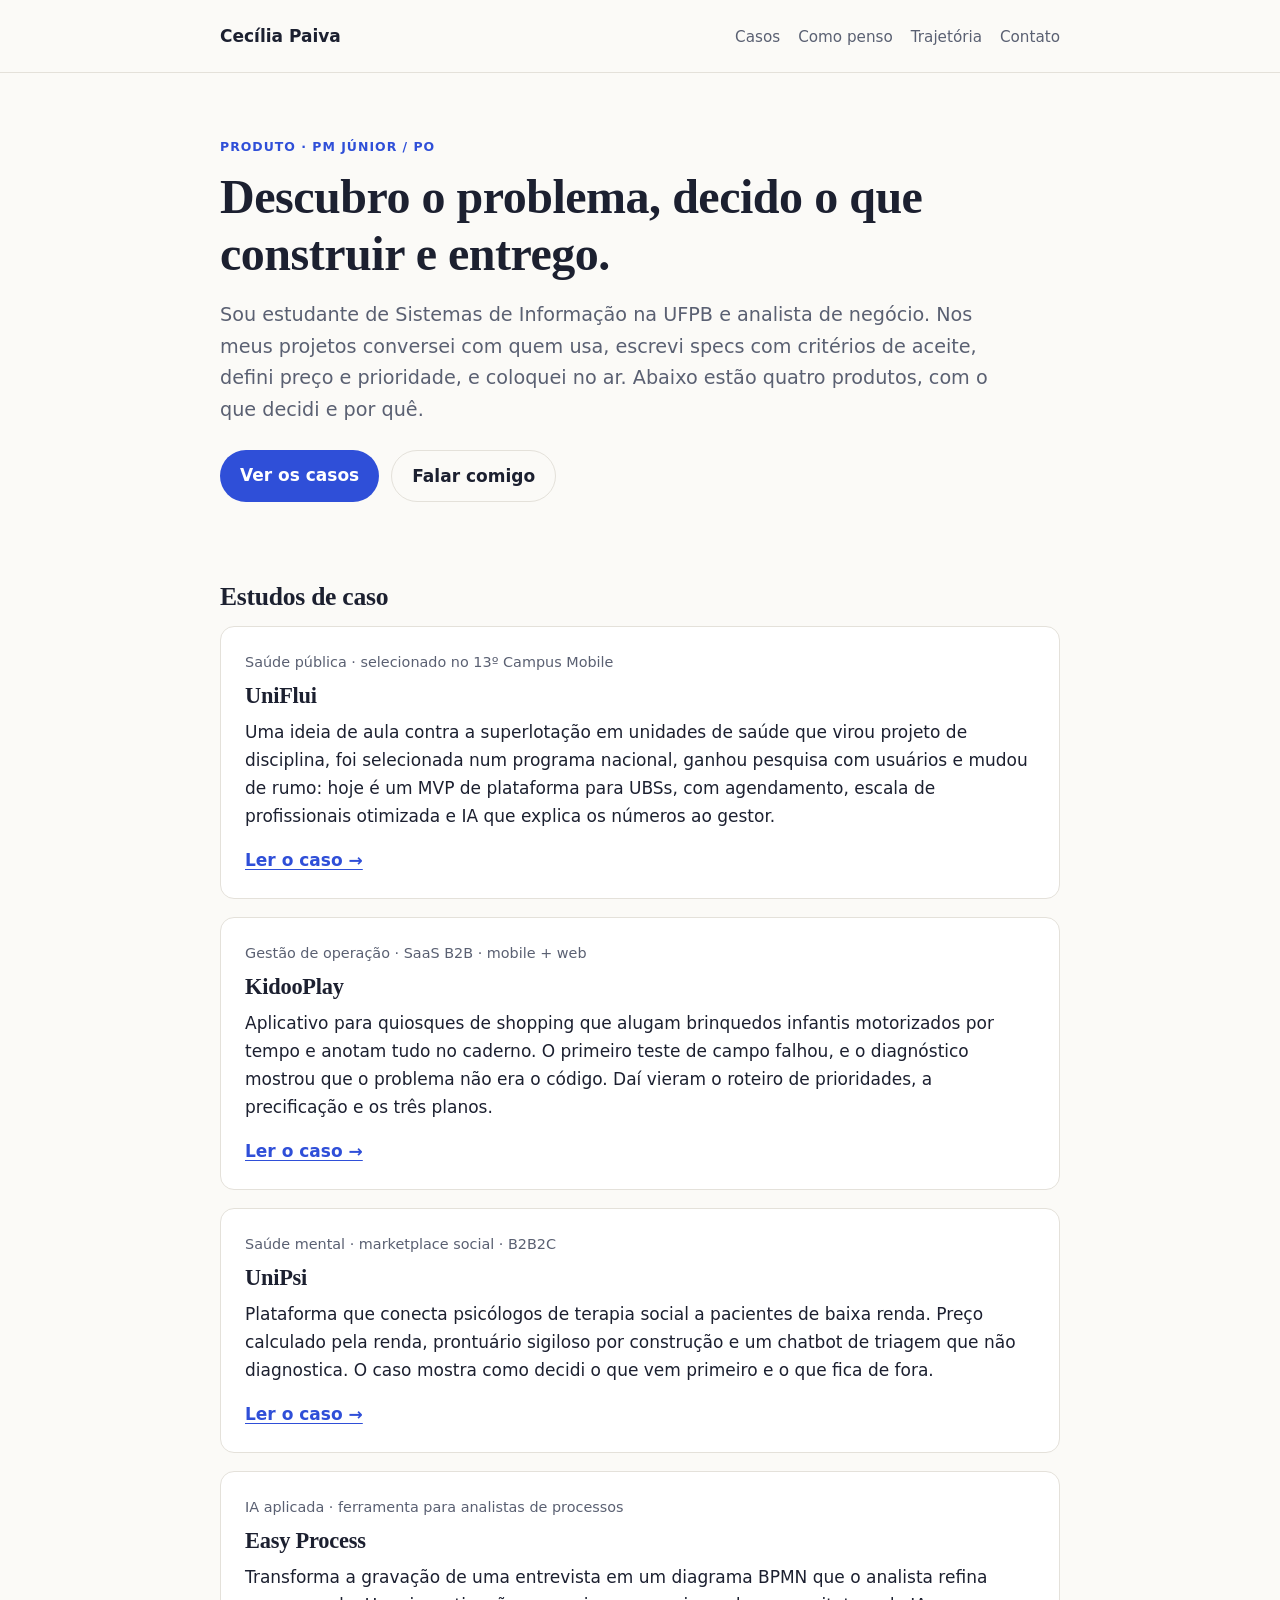
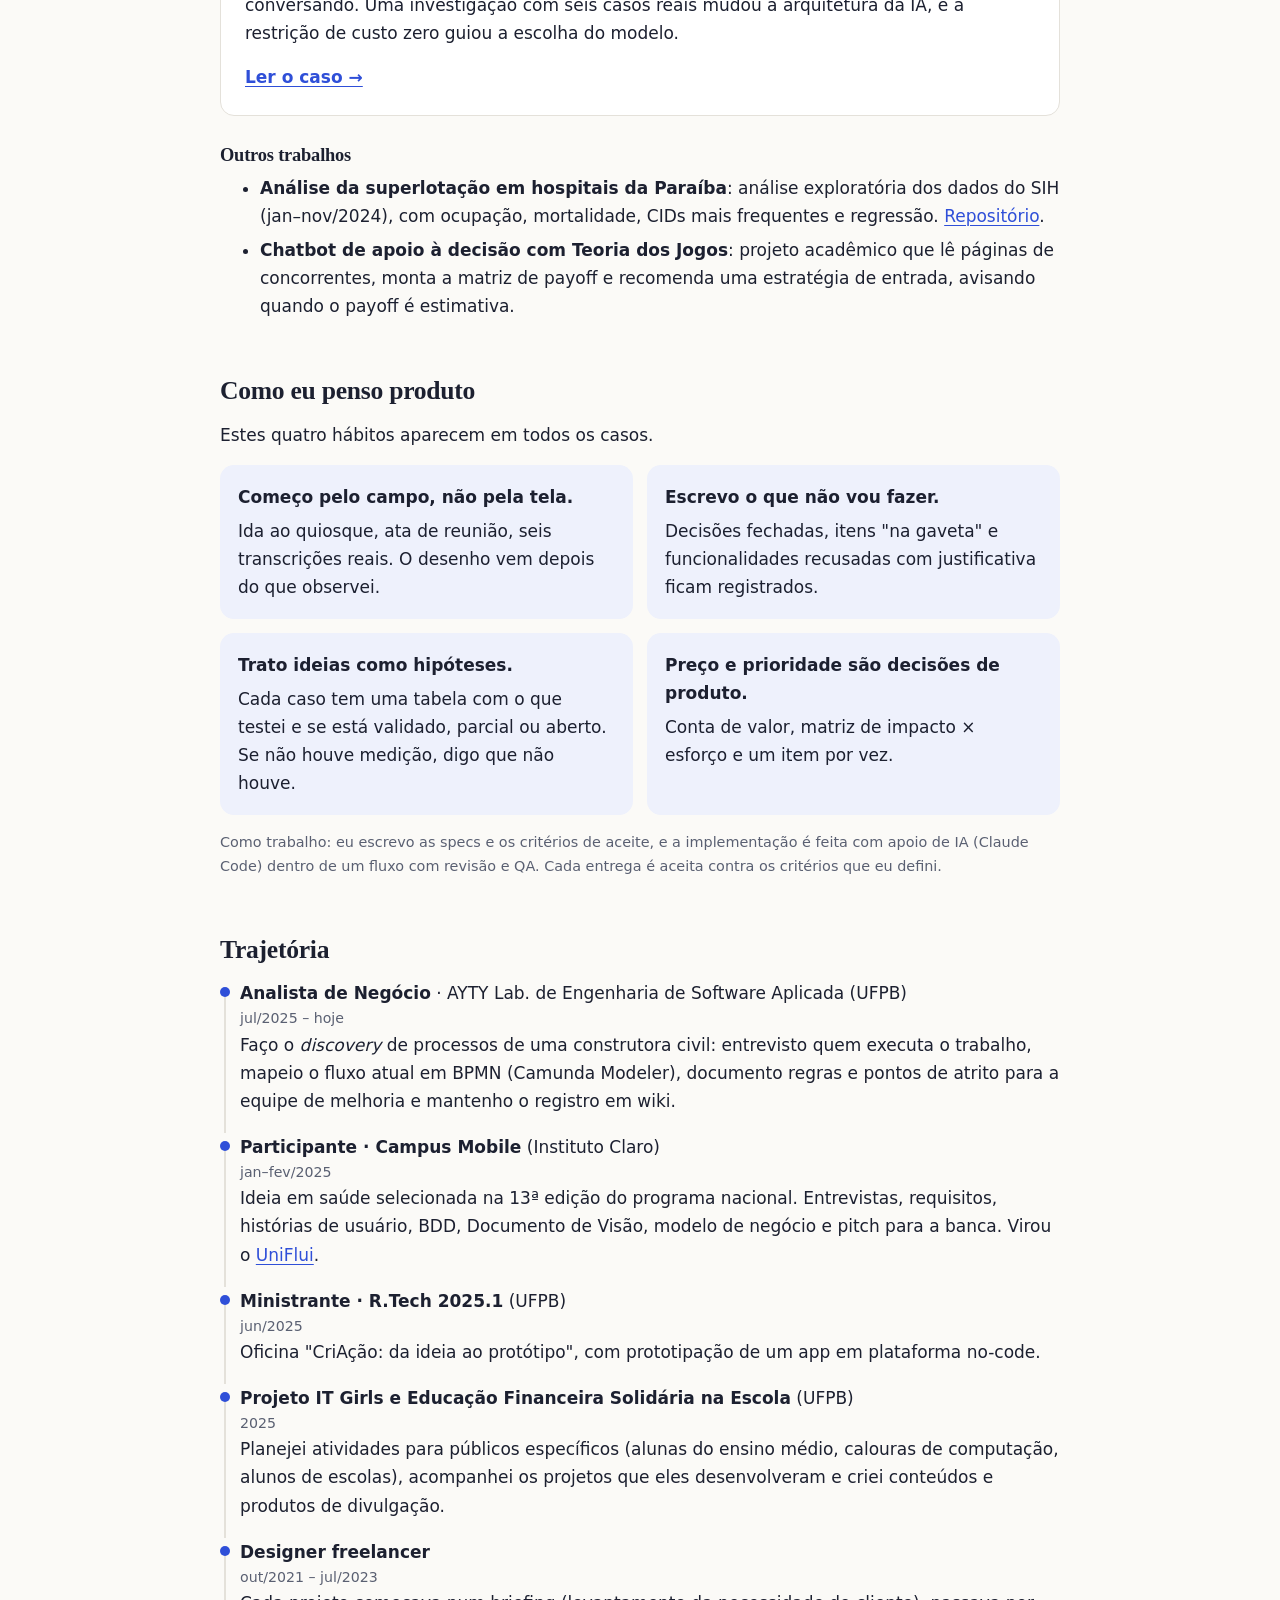
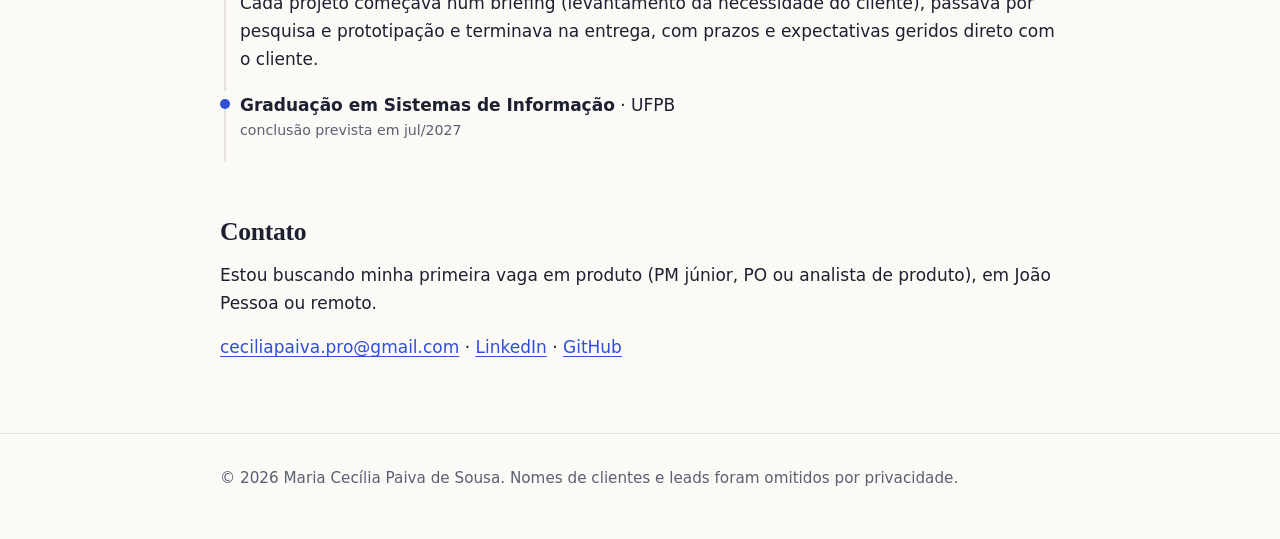
<file: index.html>
<!doctype html>
<html lang="pt-BR">
<head>
<meta charset="utf-8">
<meta name="viewport" content="width=device-width, initial-scale=1">
<title>Cecília Paiva · Produto</title>
<meta name="description" content="Portfólio de produto de Cecília Paiva: quatro produtos construídos do problema ao deploy, com decisões, validação e aprendizados.">
<meta property="og:title" content="Cecília Paiva · Produto">
<meta property="og:description" content="Descubro o problema, decido o que construir e entrego. Quatro estudos de caso.">
<meta property="og:type" content="website">
<link rel="stylesheet" href="style.css">
</head>
<body>
<header class="top"><div class="wrap">
  <a class="brand" href="./">Cecília Paiva</a>
  <nav aria-label="Principal">
    <a href="#casos">Casos</a><a href="#como-penso">Como penso</a><a href="#trajetoria">Trajetória</a><a href="#contato">Contato</a>
  </nav>
</div></header>

<main class="wrap">
<section class="hero">
  <p class="eyebrow">Produto · PM júnior / PO</p>
  <h1>Descubro o problema, decido o que construir e entrego.</h1>
  <p class="lead">Sou estudante de Sistemas de Informação na UFPB e analista de negócio. Nos meus projetos conversei com quem usa, escrevi specs com critérios de aceite, defini preço e prioridade, e coloquei no ar. Abaixo estão quatro produtos, com o que decidi e por quê.</p>
  <div class="cta">
    <a class="btn" href="#casos">Ver os casos</a>
    <a class="btn ghost" href="mailto:ceciliapaiva.pro@gmail.com">Falar comigo</a>
  </div>
</section>

<section id="casos" aria-labelledby="h-casos">
  <h2 id="h-casos">Estudos de caso</h2>
  <div class="cards">
    <article class="card">
      <p class="tag">Saúde pública · selecionado no 13º Campus Mobile</p>
      <h3>UniFlui</h3>
      <p>Uma ideia de aula contra a superlotação em unidades de saúde que virou projeto de disciplina, foi selecionada num programa nacional, ganhou pesquisa com usuários e mudou de rumo: hoje é um MVP de plataforma para UBSs, com agendamento, escala de profissionais otimizada e IA que explica os números ao gestor.</p>
      <a class="more" href="uniflui.html">Ler o caso →</a>
    </article>
    <article class="card">
      <p class="tag">Gestão de operação · SaaS B2B · mobile + web</p>
      <h3>KidooPlay</h3>
      <p>Aplicativo para quiosques de shopping que alugam brinquedos infantis motorizados por tempo e anotam tudo no caderno. O primeiro teste de campo falhou, e o diagnóstico mostrou que o problema não era o código. Daí vieram o roteiro de prioridades, a precificação e os três planos.</p>
      <a class="more" href="kidooplay.html">Ler o caso →</a>
    </article>
    <article class="card">
      <p class="tag">Saúde mental · marketplace social · B2B2C</p>
      <h3>UniPsi</h3>
      <p>Plataforma que conecta psicólogos de terapia social a pacientes de baixa renda. Preço calculado pela renda, prontuário sigiloso por construção e um chatbot de triagem que não diagnostica. O caso mostra como decidi o que vem primeiro e o que fica de fora.</p>
      <a class="more" href="unipsi.html">Ler o caso →</a>
    </article>
    <article class="card">
      <p class="tag">IA aplicada · ferramenta para analistas de processos</p>
      <h3>Easy Process</h3>
      <p>Transforma a gravação de uma entrevista em um diagrama BPMN que o analista refina conversando. Uma investigação com seis casos reais mudou a arquitetura da IA, e a restrição de custo zero guiou a escolha do modelo.</p>
      <a class="more" href="easy-process.html">Ler o caso →</a>
    </article>
  </div>

  <h3>Outros trabalhos</h3>
  <ul>
    <li><strong>Análise da superlotação em hospitais da Paraíba</strong>: análise exploratória dos dados do SIH (jan–nov/2024), com ocupação, mortalidade, CIDs mais frequentes e regressão. <a href="https://github.com/ceciliapaiva/analise-superlotacao-hospitais-pb" rel="noopener">Repositório</a>.</li>
    <li><strong>Chatbot de apoio à decisão com Teoria dos Jogos</strong>: projeto acadêmico que lê páginas de concorrentes, monta a matriz de payoff e recomenda uma estratégia de entrada, avisando quando o payoff é estimativa.</li>
  </ul>
</section>

<section id="como-penso" aria-labelledby="h-penso">
  <h2 id="h-penso">Como eu penso produto</h2>
  <p>Estes quatro hábitos aparecem em todos os casos.</p>
  <div class="principles">
    <div><strong>Começo pelo campo, não pela tela.</strong>Ida ao quiosque, ata de reunião, seis transcrições reais. O desenho vem depois do que observei.</div>
    <div><strong>Escrevo o que não vou fazer.</strong>Decisões fechadas, itens "na gaveta" e funcionalidades recusadas com justificativa ficam registrados.</div>
    <div><strong>Trato ideias como hipóteses.</strong>Cada caso tem uma tabela com o que testei e se está validado, parcial ou aberto. Se não houve medição, digo que não houve.</div>
    <div><strong>Preço e prioridade são decisões de produto.</strong>Conta de valor, matriz de impacto × esforço e um item por vez.</div>
  </div>
  <p class="note" style="margin-top:16px">Como trabalho: eu escrevo as specs e os critérios de aceite, e a implementação é feita com apoio de IA (Claude Code) dentro de um fluxo com revisão e QA. Cada entrega é aceita contra os critérios que eu defini.</p>
</section>

<section id="trajetoria" aria-labelledby="h-traj">
  <h2 id="h-traj">Trajetória</h2>
  <ul class="timeline">
    <li><strong>Analista de Negócio</strong> · AYTY Lab. de Engenharia de Software Aplicada (UFPB) <small>jul/2025 – hoje</small>
      Faço o <em>discovery</em> de processos de uma construtora civil: entrevisto quem executa o trabalho, mapeio o fluxo atual em BPMN (Camunda Modeler), documento regras e pontos de atrito para a equipe de melhoria e mantenho o registro em wiki.</li>
    <li><strong>Participante · Campus Mobile</strong> (Instituto Claro) <small>jan–fev/2025</small>
      Ideia em saúde selecionada na 13ª edição do programa nacional. Entrevistas, requisitos, histórias de usuário, BDD, Documento de Visão, modelo de negócio e pitch para a banca. Virou o <a href="uniflui.html">UniFlui</a>.</li>
    <li><strong>Ministrante · R.Tech 2025.1</strong> (UFPB) <small>jun/2025</small>
      Oficina "CriAção: da ideia ao protótipo", com prototipação de um app em plataforma no-code.</li>
    <li><strong>Projeto IT Girls e Educação Financeira Solidária na Escola</strong> (UFPB) <small>2025</small>
      Planejei atividades para públicos específicos (alunas do ensino médio, calouras de computação, alunos de escolas), acompanhei os projetos que eles desenvolveram e criei conteúdos e produtos de divulgação.</li>
    <li><strong>Designer freelancer</strong> <small>out/2021 – jul/2023</small>
      Cada projeto começava num briefing (levantamento da necessidade do cliente), passava por pesquisa e prototipação e terminava na entrega, com prazos e expectativas geridos direto com o cliente.</li>
    <li><strong>Graduação em Sistemas de Informação</strong> · UFPB <small>conclusão prevista em jul/2027</small></li>
  </ul>
</section>

<section id="contato" aria-labelledby="h-contato">
  <h2 id="h-contato">Contato</h2>
  <p>Estou buscando minha primeira vaga em produto (PM júnior, PO ou analista de produto), em João Pessoa ou remoto.</p>
  <p>
    <a href="mailto:ceciliapaiva.pro@gmail.com">ceciliapaiva.pro@gmail.com</a> ·
    <a href="https://www.linkedin.com/in/ceciliapaiva/" rel="noopener">LinkedIn</a> ·
    <a href="https://github.com/CeciliaaPaiva" rel="noopener">GitHub</a>
  </p>
</section>
</main>

<footer><div class="wrap">© 2026 Maria Cecília Paiva de Sousa. Nomes de clientes e leads foram omitidos por privacidade.</div></footer>
</body>
</html>
</file>
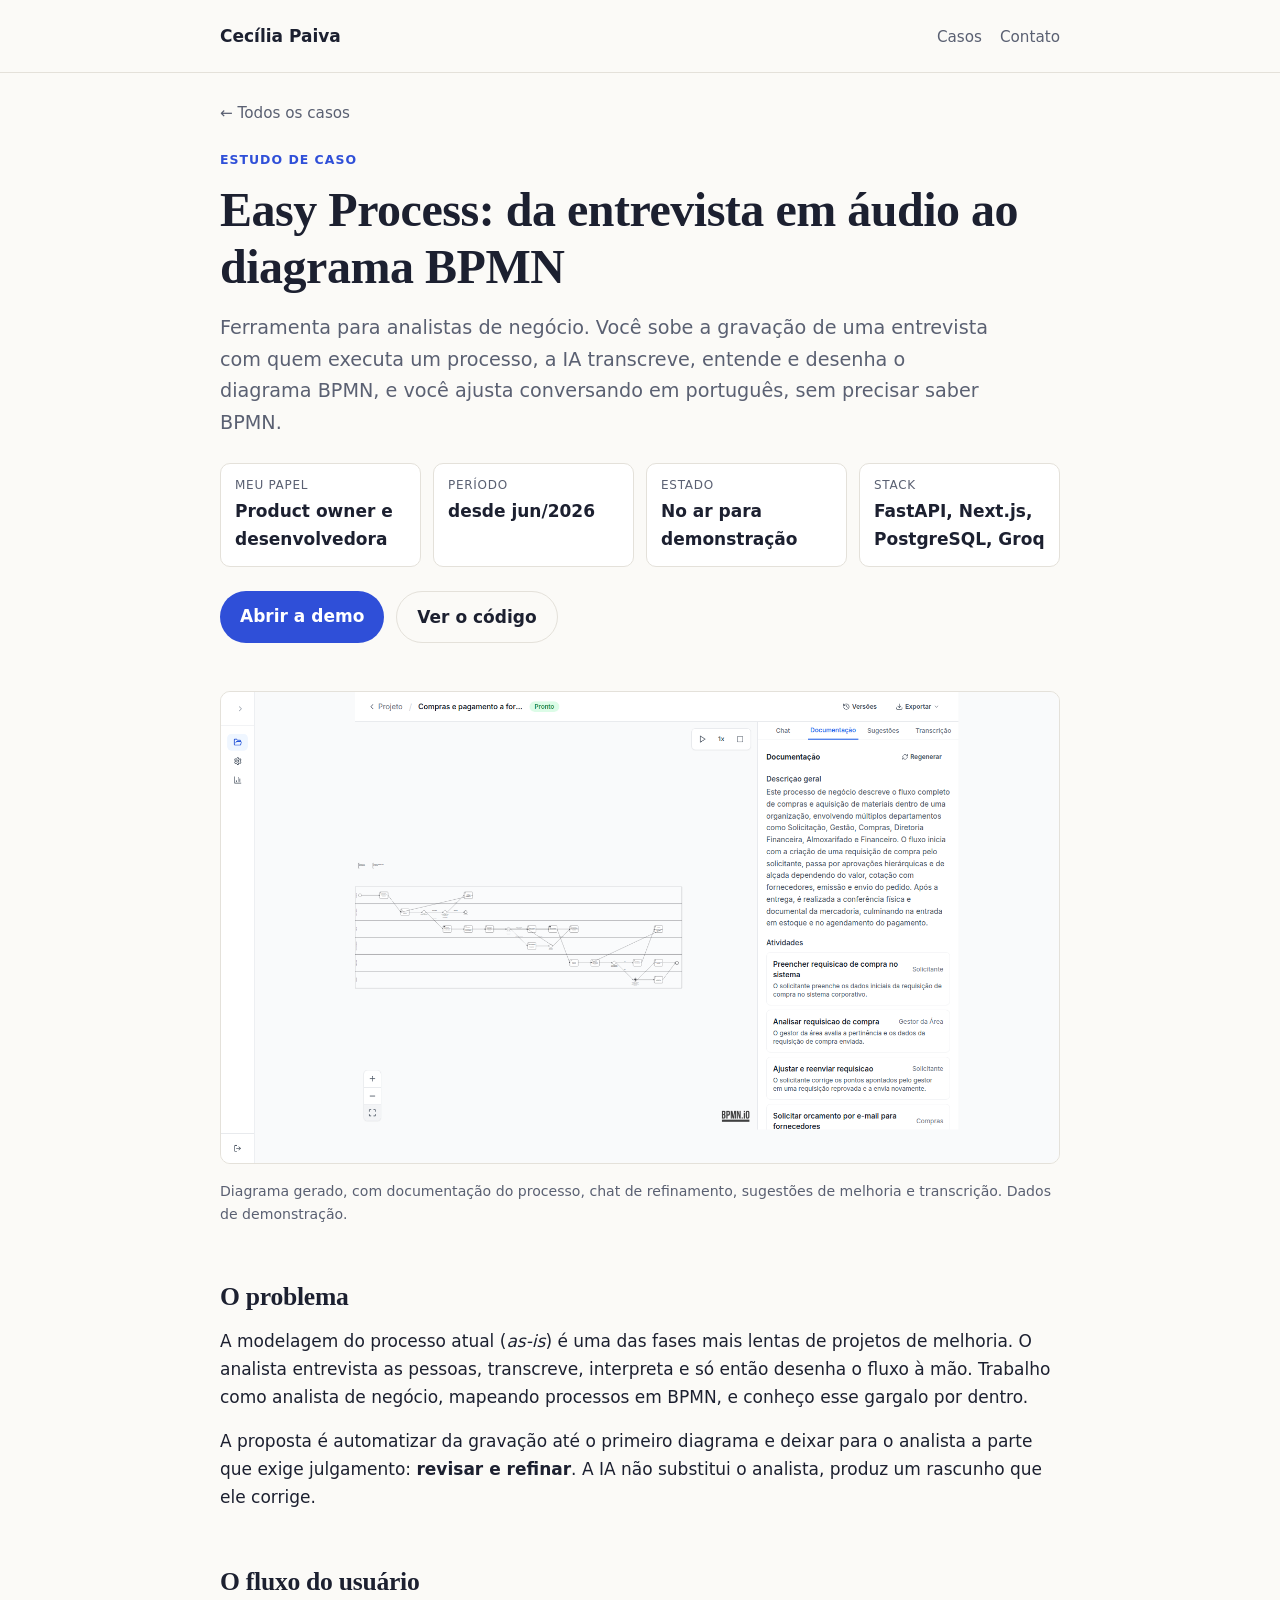
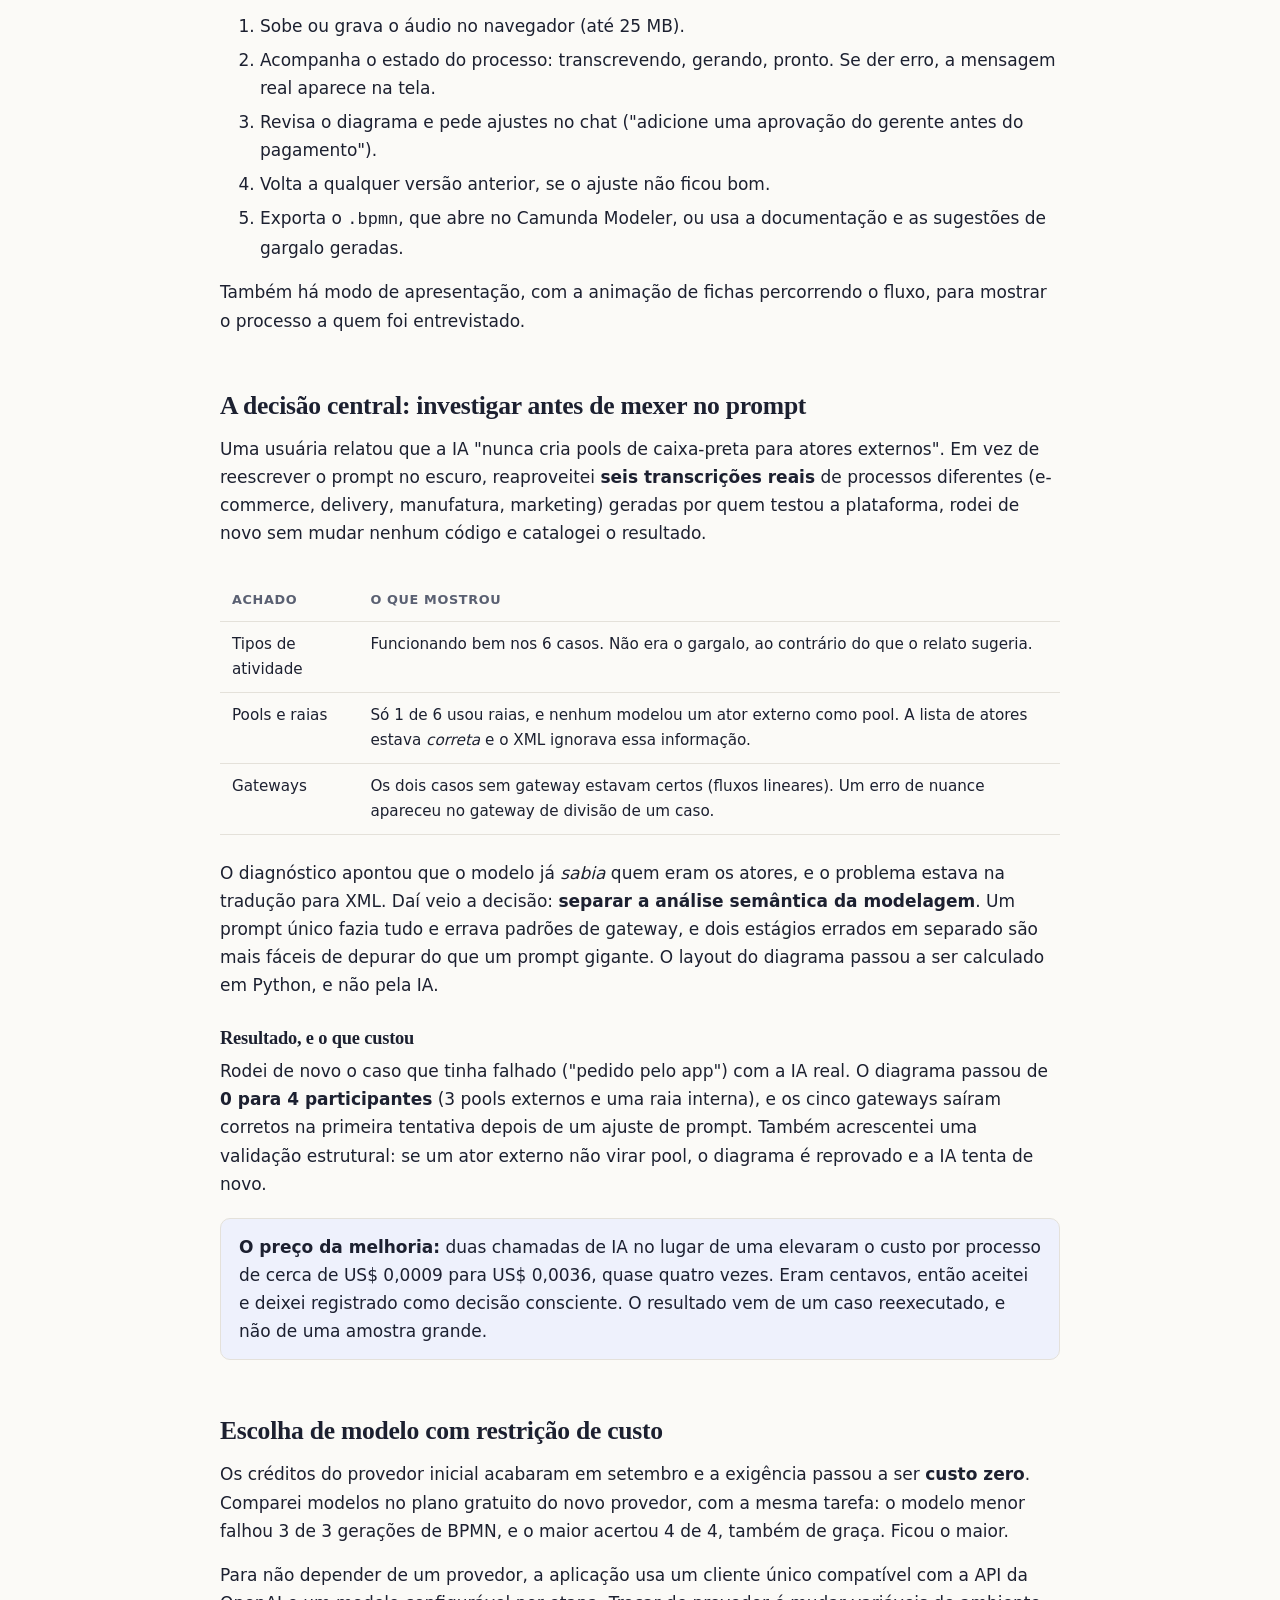
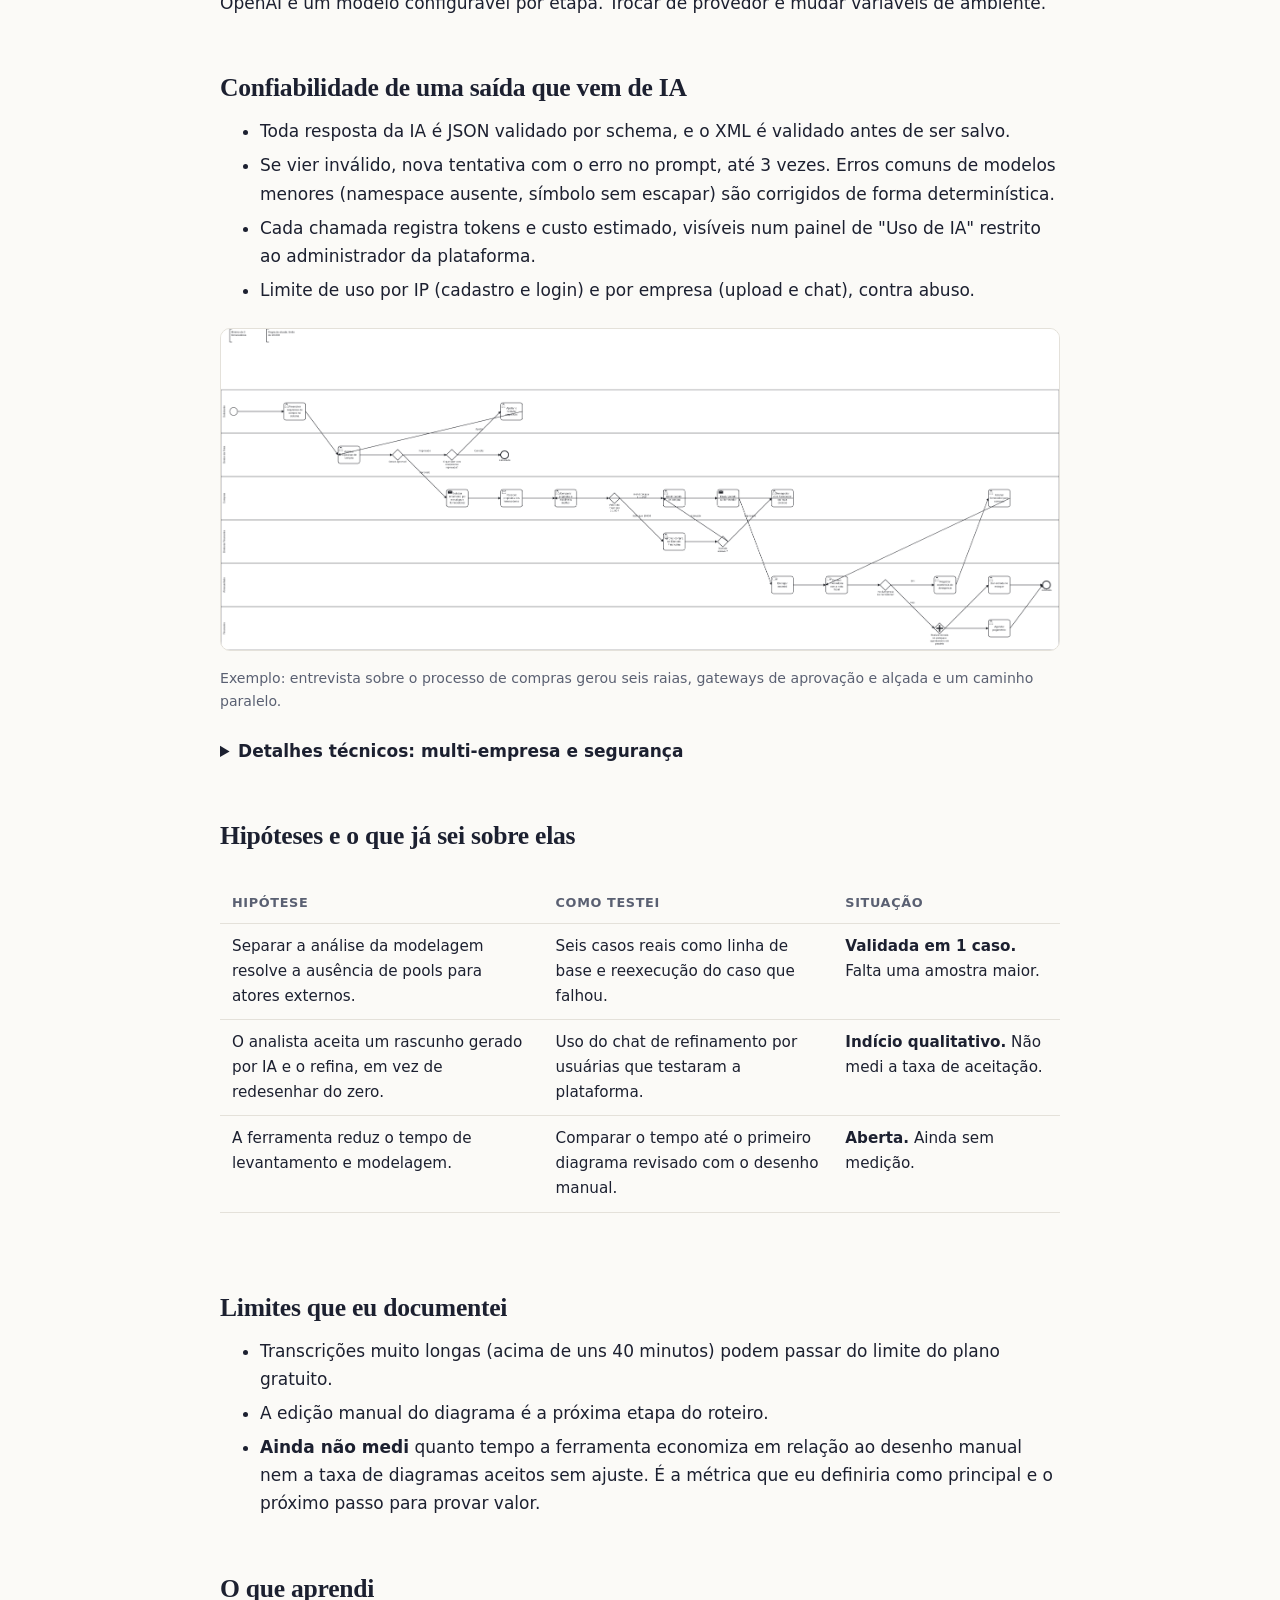
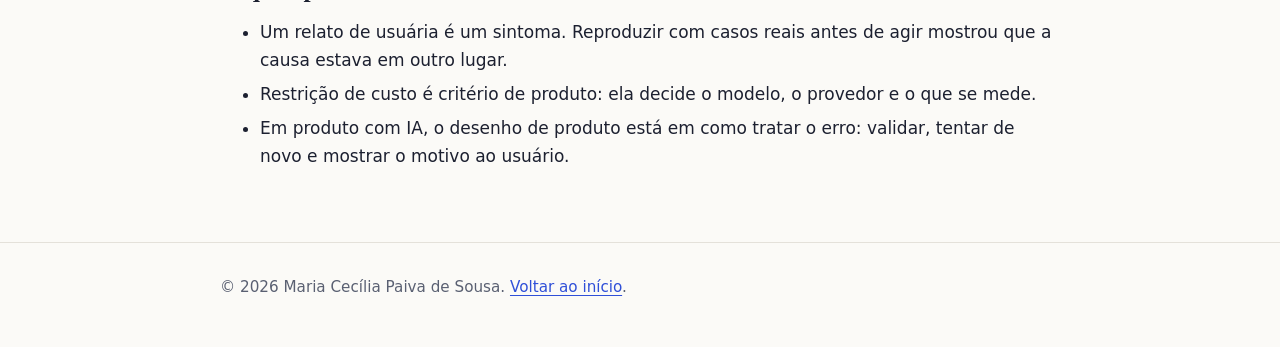
<file: easy-process.html>
<!doctype html>
<html lang="pt-BR">
<head>
<meta charset="utf-8">
<meta name="viewport" content="width=device-width, initial-scale=1">
<title>Easy Process · Cecília Paiva</title>
<meta name="description" content="Estudo de caso: plataforma que transforma entrevistas em áudio em diagramas BPMN com IA. Investigação com casos reais, escolha de modelo com restrição de custo e confiabilidade.">
<link rel="stylesheet" href="style.css">
</head>
<body>
<header class="top"><div class="wrap">
  <a class="brand" href="./">Cecília Paiva</a>
  <nav aria-label="Principal"><a href="./#casos">Casos</a><a href="./#contato">Contato</a></nav>
</div></header>

<main class="wrap">
<a class="back" href="./">← Todos os casos</a>
<section class="hero" style="padding-top:24px">
  <p class="eyebrow">Estudo de caso</p>
  <h1>Easy Process: da entrevista em áudio ao diagrama BPMN</h1>
  <p class="lead">Ferramenta para analistas de negócio. Você sobe a gravação de uma entrevista com quem executa um processo, a IA transcreve, entende e desenha o diagrama BPMN, e você ajusta conversando em português, sem precisar saber BPMN.</p>
  <dl class="meta">
    <div><dt>Meu papel</dt><dd>Product owner e desenvolvedora</dd></div>
    <div><dt>Período</dt><dd>desde jun/2026</dd></div>
    <div><dt>Estado</dt><dd>No ar para demonstração</dd></div>
    <div><dt>Stack</dt><dd>FastAPI, Next.js, PostgreSQL, Groq</dd></div>
  </dl>
  <div class="cta">
    <a class="btn" href="https://easyprocess.ceciliap.com" rel="noopener">Abrir a demo</a>
    <a class="btn ghost" href="https://github.com/CeciliaaPaiva/easy-process" rel="noopener">Ver o código</a>
  </div>
</section>

<figure>
  <img src="img/app.png" alt="Tela do processo com o diagrama BPMN gerado e a documentação do processo ao lado" loading="lazy">
  <figcaption>Diagrama gerado, com documentação do processo, chat de refinamento, sugestões de melhoria e transcrição. Dados de demonstração.</figcaption>
</figure>

<h2>O problema</h2>
<p>A modelagem do processo atual (<em>as-is</em>) é uma das fases mais lentas de projetos de melhoria. O analista entrevista as pessoas, transcreve, interpreta e só então desenha o fluxo à mão. Trabalho como analista de negócio, mapeando processos em BPMN, e conheço esse gargalo por dentro.</p>
<p>A proposta é automatizar da gravação até o primeiro diagrama e deixar para o analista a parte que exige julgamento: <strong>revisar e refinar</strong>. A IA não substitui o analista, produz um rascunho que ele corrige.</p>

<h2>O fluxo do usuário</h2>
<ol>
  <li>Sobe ou grava o áudio no navegador (até 25 MB).</li>
  <li>Acompanha o estado do processo: transcrevendo, gerando, pronto. Se der erro, a mensagem real aparece na tela.</li>
  <li>Revisa o diagrama e pede ajustes no chat ("adicione uma aprovação do gerente antes do pagamento").</li>
  <li>Volta a qualquer versão anterior, se o ajuste não ficou bom.</li>
  <li>Exporta o <code>.bpmn</code>, que abre no Camunda Modeler, ou usa a documentação e as sugestões de gargalo geradas.</li>
</ol>
<p>Também há modo de apresentação, com a animação de fichas percorrendo o fluxo, para mostrar o processo a quem foi entrevistado.</p>

<h2>A decisão central: investigar antes de mexer no prompt</h2>
<p>Uma usuária relatou que a IA "nunca cria pools de caixa-preta para atores externos". Em vez de reescrever o prompt no escuro, reaproveitei <strong>seis transcrições reais</strong> de processos diferentes (e-commerce, delivery, manufatura, marketing) geradas por quem testou a plataforma, rodei de novo sem mudar nenhum código e catalogei o resultado.</p>
<div class="tablewrap"><table>
  <thead><tr><th>Achado</th><th>O que mostrou</th></tr></thead>
  <tbody>
    <tr><td>Tipos de atividade</td><td>Funcionando bem nos 6 casos. Não era o gargalo, ao contrário do que o relato sugeria.</td></tr>
    <tr><td>Pools e raias</td><td>Só 1 de 6 usou raias, e nenhum modelou um ator externo como pool. A lista de atores estava <em>correta</em> e o XML ignorava essa informação.</td></tr>
    <tr><td>Gateways</td><td>Os dois casos sem gateway estavam certos (fluxos lineares). Um erro de nuance apareceu no gateway de divisão de um caso.</td></tr>
  </tbody>
</table></div>
<p>O diagnóstico apontou que o modelo já <em>sabia</em> quem eram os atores, e o problema estava na tradução para XML. Daí veio a decisão: <strong>separar a análise semântica da modelagem</strong>. Um prompt único fazia tudo e errava padrões de gateway, e dois estágios errados em separado são mais fáceis de depurar do que um prompt gigante. O layout do diagrama passou a ser calculado em Python, e não pela IA.</p>

<h3>Resultado, e o que custou</h3>
<p>Rodei de novo o caso que tinha falhado ("pedido pelo app") com a IA real. O diagrama passou de <strong>0 para 4 participantes</strong> (3 pools externos e uma raia interna), e os cinco gateways saíram corretos na primeira tentativa depois de um ajuste de prompt. Também acrescentei uma validação estrutural: se um ator externo não virar pool, o diagrama é reprovado e a IA tenta de novo.</p>
<div class="callout"><p><strong>O preço da melhoria:</strong> duas chamadas de IA no lugar de uma elevaram o custo por processo de cerca de US$ 0,0009 para US$ 0,0036, quase quatro vezes. Eram centavos, então aceitei e deixei registrado como decisão consciente. O resultado vem de um caso reexecutado, e não de uma amostra grande.</p></div>

<h2>Escolha de modelo com restrição de custo</h2>
<p>Os créditos do provedor inicial acabaram em setembro e a exigência passou a ser <strong>custo zero</strong>. Comparei modelos no plano gratuito do novo provedor, com a mesma tarefa: o modelo menor falhou 3 de 3 gerações de BPMN, e o maior acertou 4 de 4, também de graça. Ficou o maior.</p>
<p>Para não depender de um provedor, a aplicação usa um cliente único compatível com a API da OpenAI e um modelo configurável por etapa. Trocar de provedor é mudar variáveis de ambiente.</p>

<h2>Confiabilidade de uma saída que vem de IA</h2>
<ul>
  <li>Toda resposta da IA é JSON validado por schema, e o XML é validado antes de ser salvo.</li>
  <li>Se vier inválido, nova tentativa com o erro no prompt, até 3 vezes. Erros comuns de modelos menores (namespace ausente, símbolo sem escapar) são corrigidos de forma determinística.</li>
  <li>Cada chamada registra tokens e custo estimado, visíveis num painel de "Uso de IA" restrito ao administrador da plataforma.</li>
  <li>Limite de uso por IP (cadastro e login) e por empresa (upload e chat), contra abuso.</li>
</ul>

<figure>
  <img src="img/diagrama.png" alt="Diagrama BPMN de compras com seis raias, gateways de aprovação e alçada e caminho paralelo" loading="lazy">
  <figcaption>Exemplo: entrevista sobre o processo de compras gerou seis raias, gateways de aprovação e alçada e um caminho paralelo.</figcaption>
</figure>

<details>
  <summary><strong>Detalhes técnicos: multi-empresa e segurança</strong></summary>
  <p>Cada empresa vê só os próprios dados. O isolamento tem uma suíte de testes própria, que confere que uma empresa nunca enxerga os dados de outra. A aplicação não sobe sem um segredo de autenticação forte, e o upload valida o conteúdo real do arquivo, não só a extensão. Mais de 200 testes automatizados rodam a cada alteração, com a IA sempre simulada para não gastar cota.</p>
</details>

<h2>Hipóteses e o que já sei sobre elas</h2>
<div class="tablewrap"><table>
  <thead><tr><th>Hipótese</th><th>Como testei</th><th>Situação</th></tr></thead>
  <tbody>
    <tr><td>Separar a análise da modelagem resolve a ausência de pools para atores externos.</td><td>Seis casos reais como linha de base e reexecução do caso que falhou.</td><td><strong>Validada em 1 caso.</strong> Falta uma amostra maior.</td></tr>
    <tr><td>O analista aceita um rascunho gerado por IA e o refina, em vez de redesenhar do zero.</td><td>Uso do chat de refinamento por usuárias que testaram a plataforma.</td><td><strong>Indício qualitativo.</strong> Não medi a taxa de aceitação.</td></tr>
    <tr><td>A ferramenta reduz o tempo de levantamento e modelagem.</td><td>Comparar o tempo até o primeiro diagrama revisado com o desenho manual.</td><td><strong>Aberta.</strong> Ainda sem medição.</td></tr>
  </tbody>
</table></div>

<h2>Limites que eu documentei</h2>
<ul>
  <li>Transcrições muito longas (acima de uns 40 minutos) podem passar do limite do plano gratuito.</li>
  <li>A edição manual do diagrama é a próxima etapa do roteiro.</li>
  <li><strong>Ainda não medi</strong> quanto tempo a ferramenta economiza em relação ao desenho manual nem a taxa de diagramas aceitos sem ajuste. É a métrica que eu definiria como principal e o próximo passo para provar valor.</li>
</ul>

<h2>O que aprendi</h2>
<ul>
  <li>Um relato de usuária é um sintoma. Reproduzir com casos reais antes de agir mostrou que a causa estava em outro lugar.</li>
  <li>Restrição de custo é critério de produto: ela decide o modelo, o provedor e o que se mede.</li>
  <li>Em produto com IA, o desenho de produto está em como tratar o erro: validar, tentar de novo e mostrar o motivo ao usuário.</li>
</ul>
</main>

<footer><div class="wrap">© 2026 Maria Cecília Paiva de Sousa. <a href="./">Voltar ao início</a>.</div></footer>
</body>
</html>
</file>
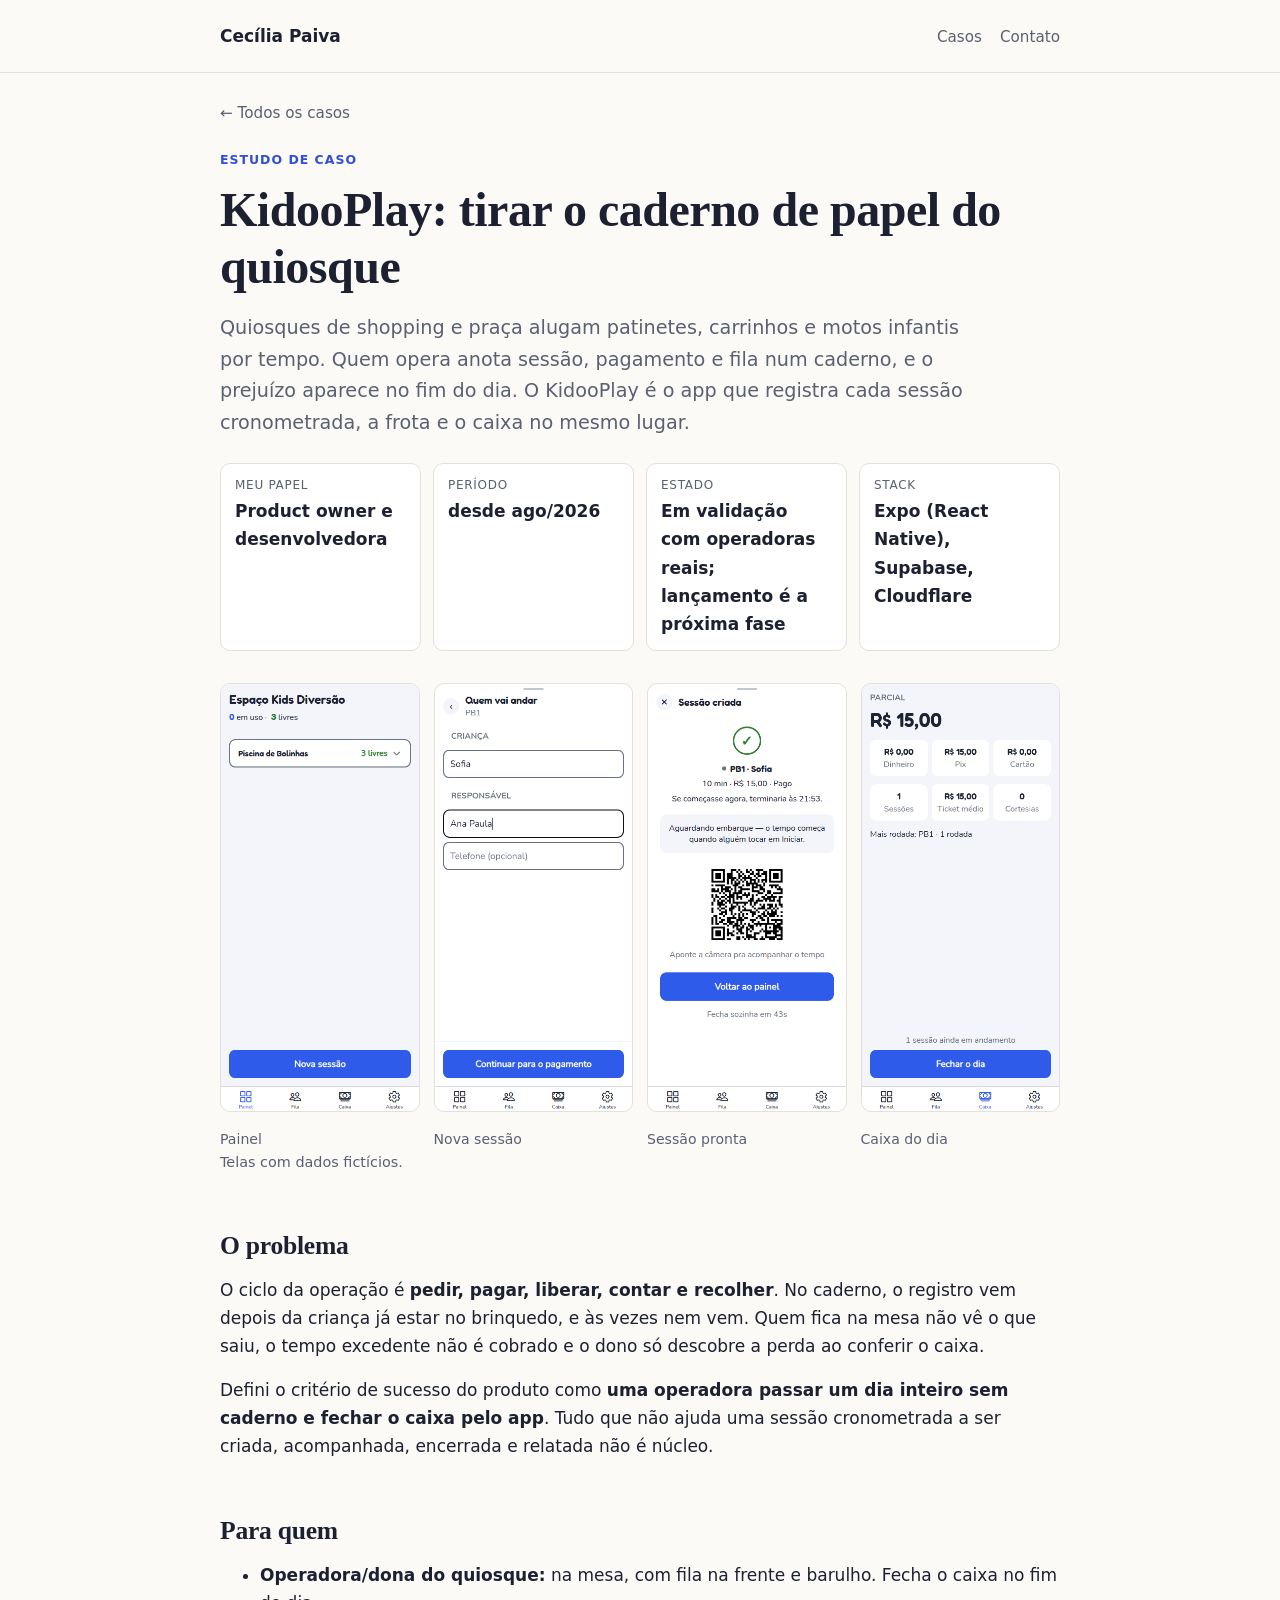
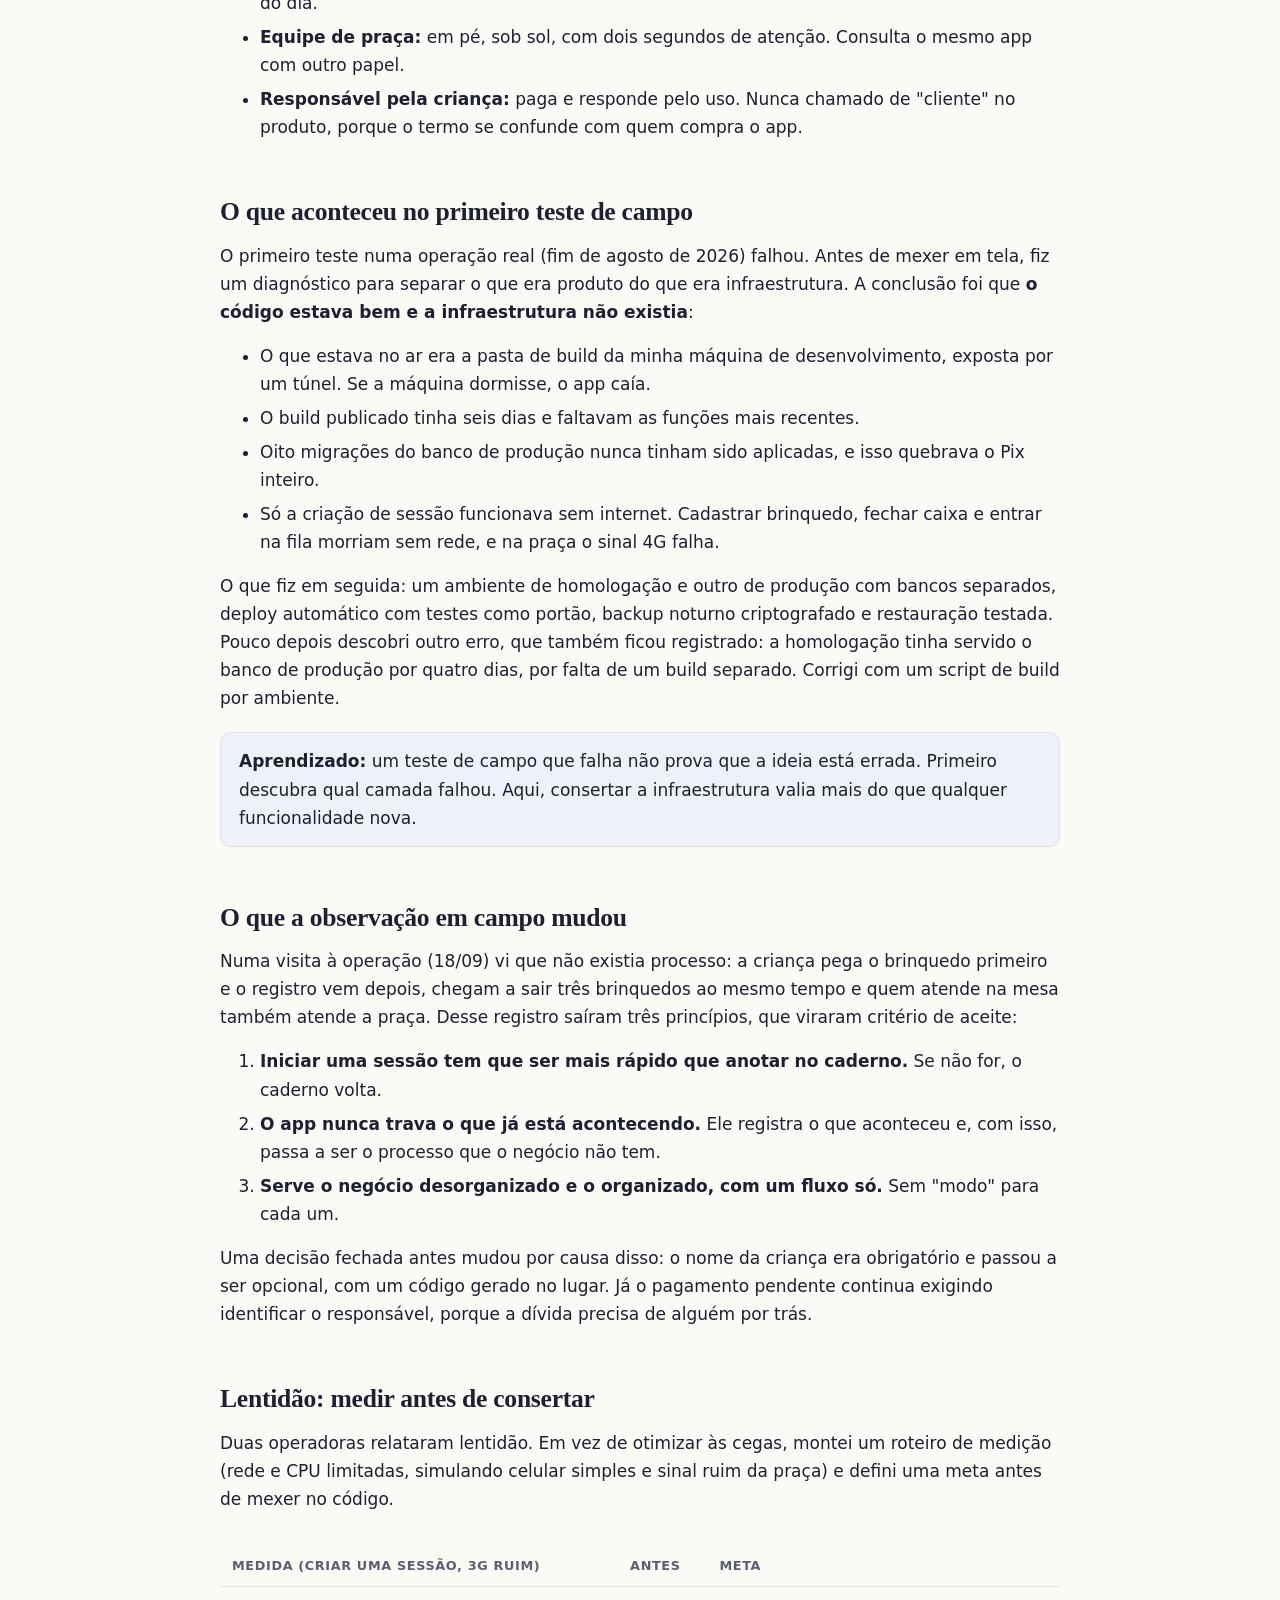
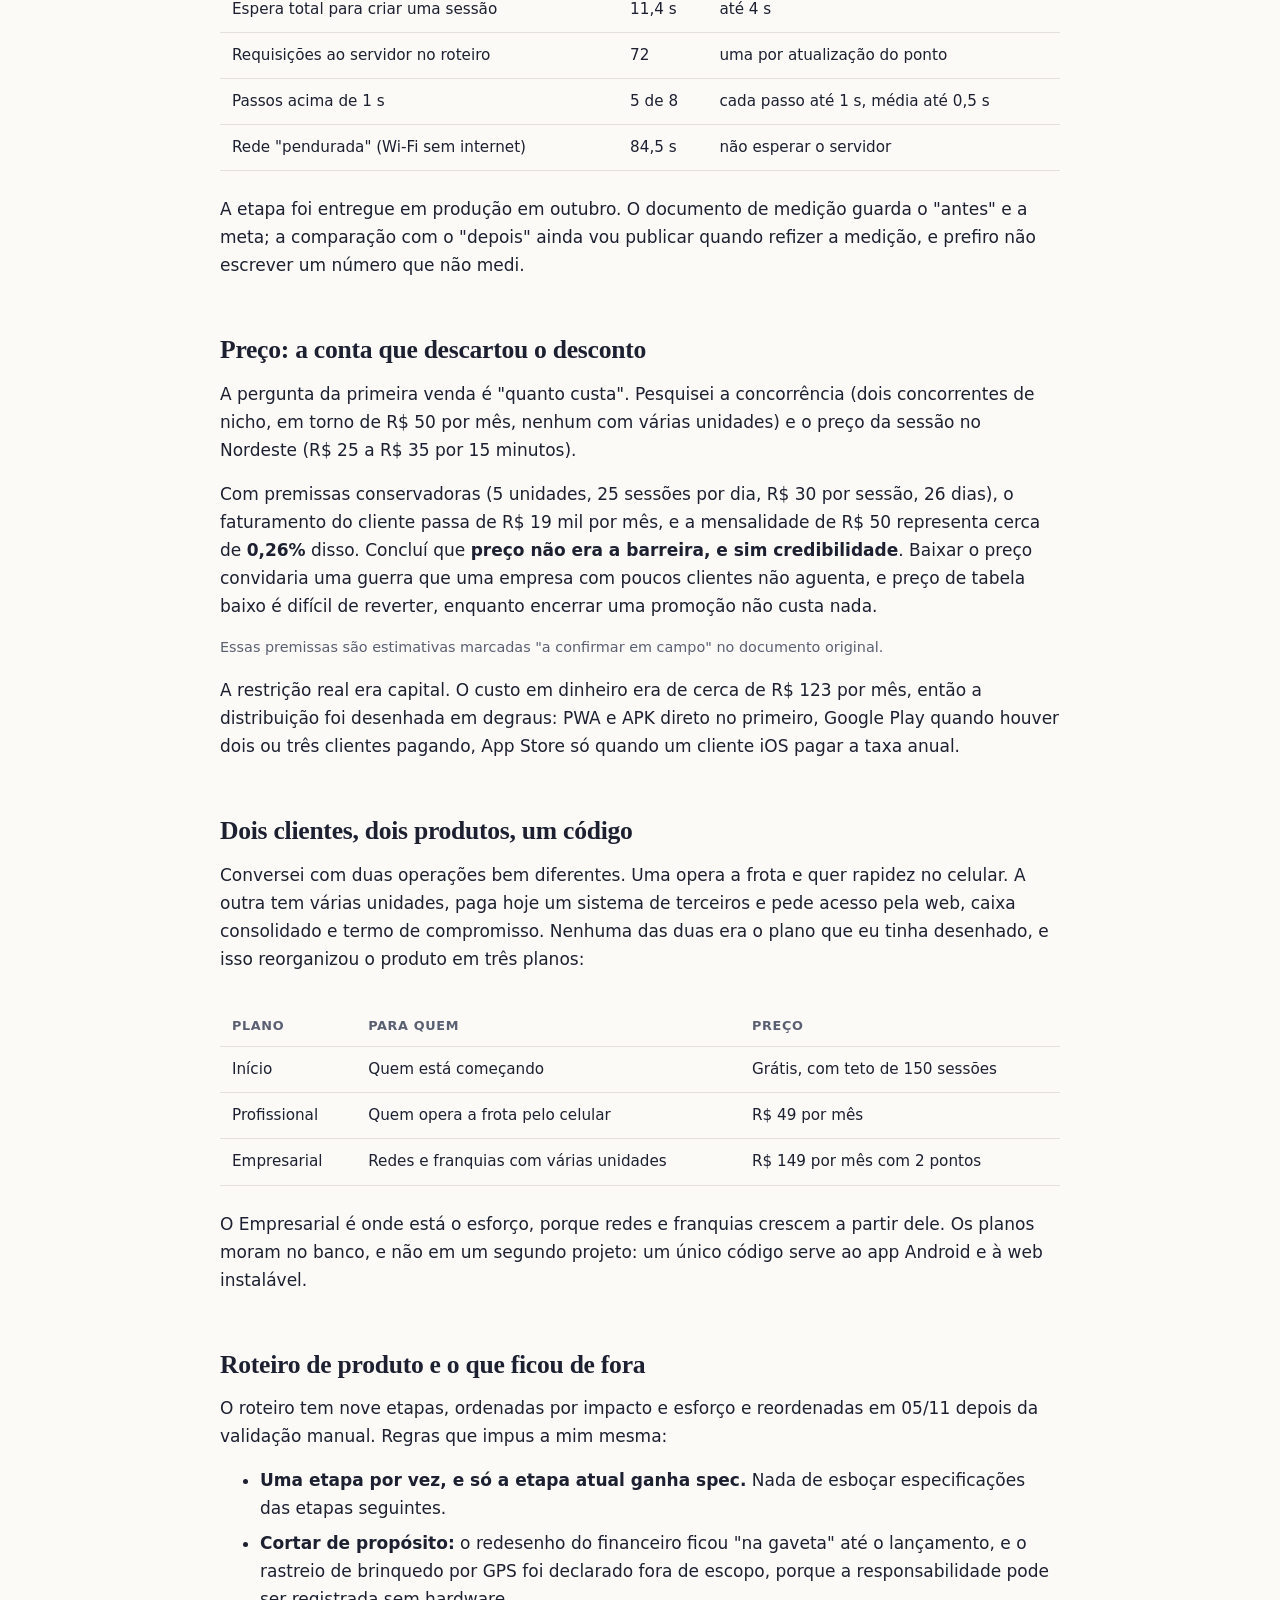
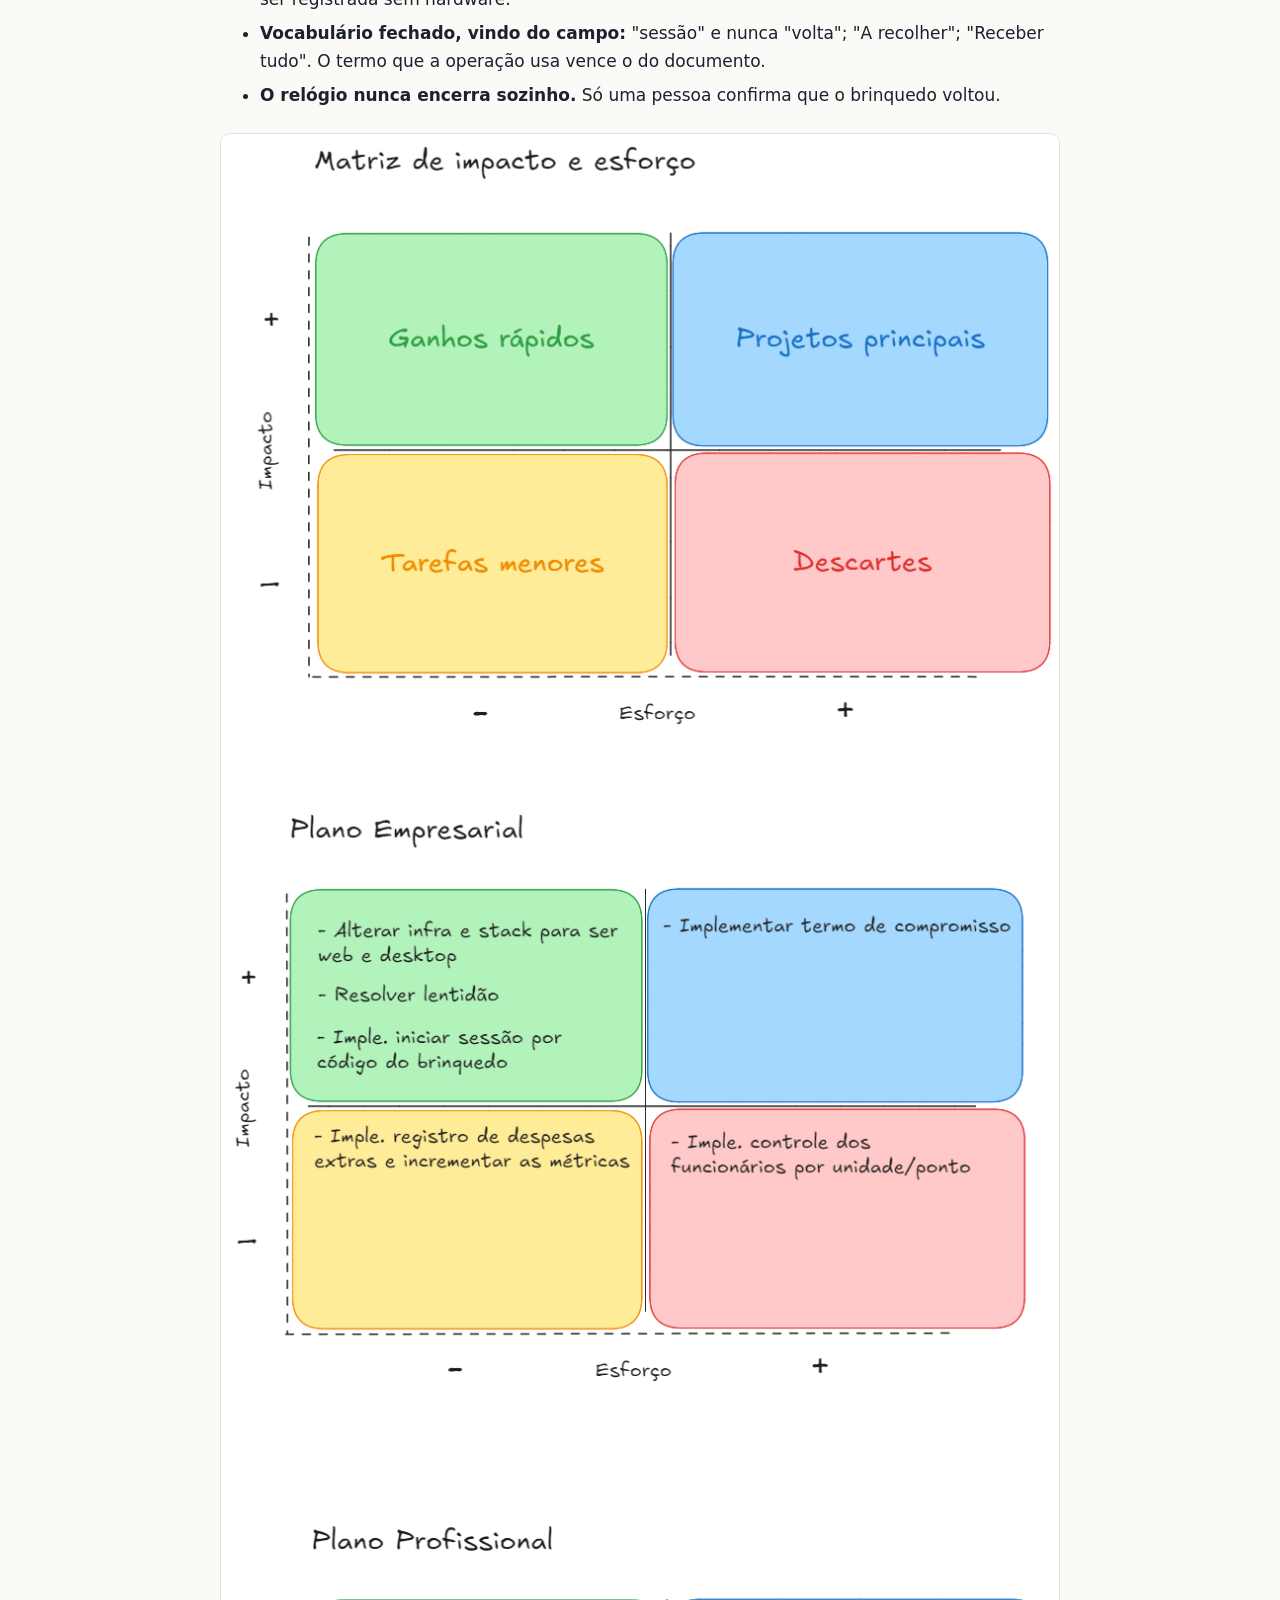
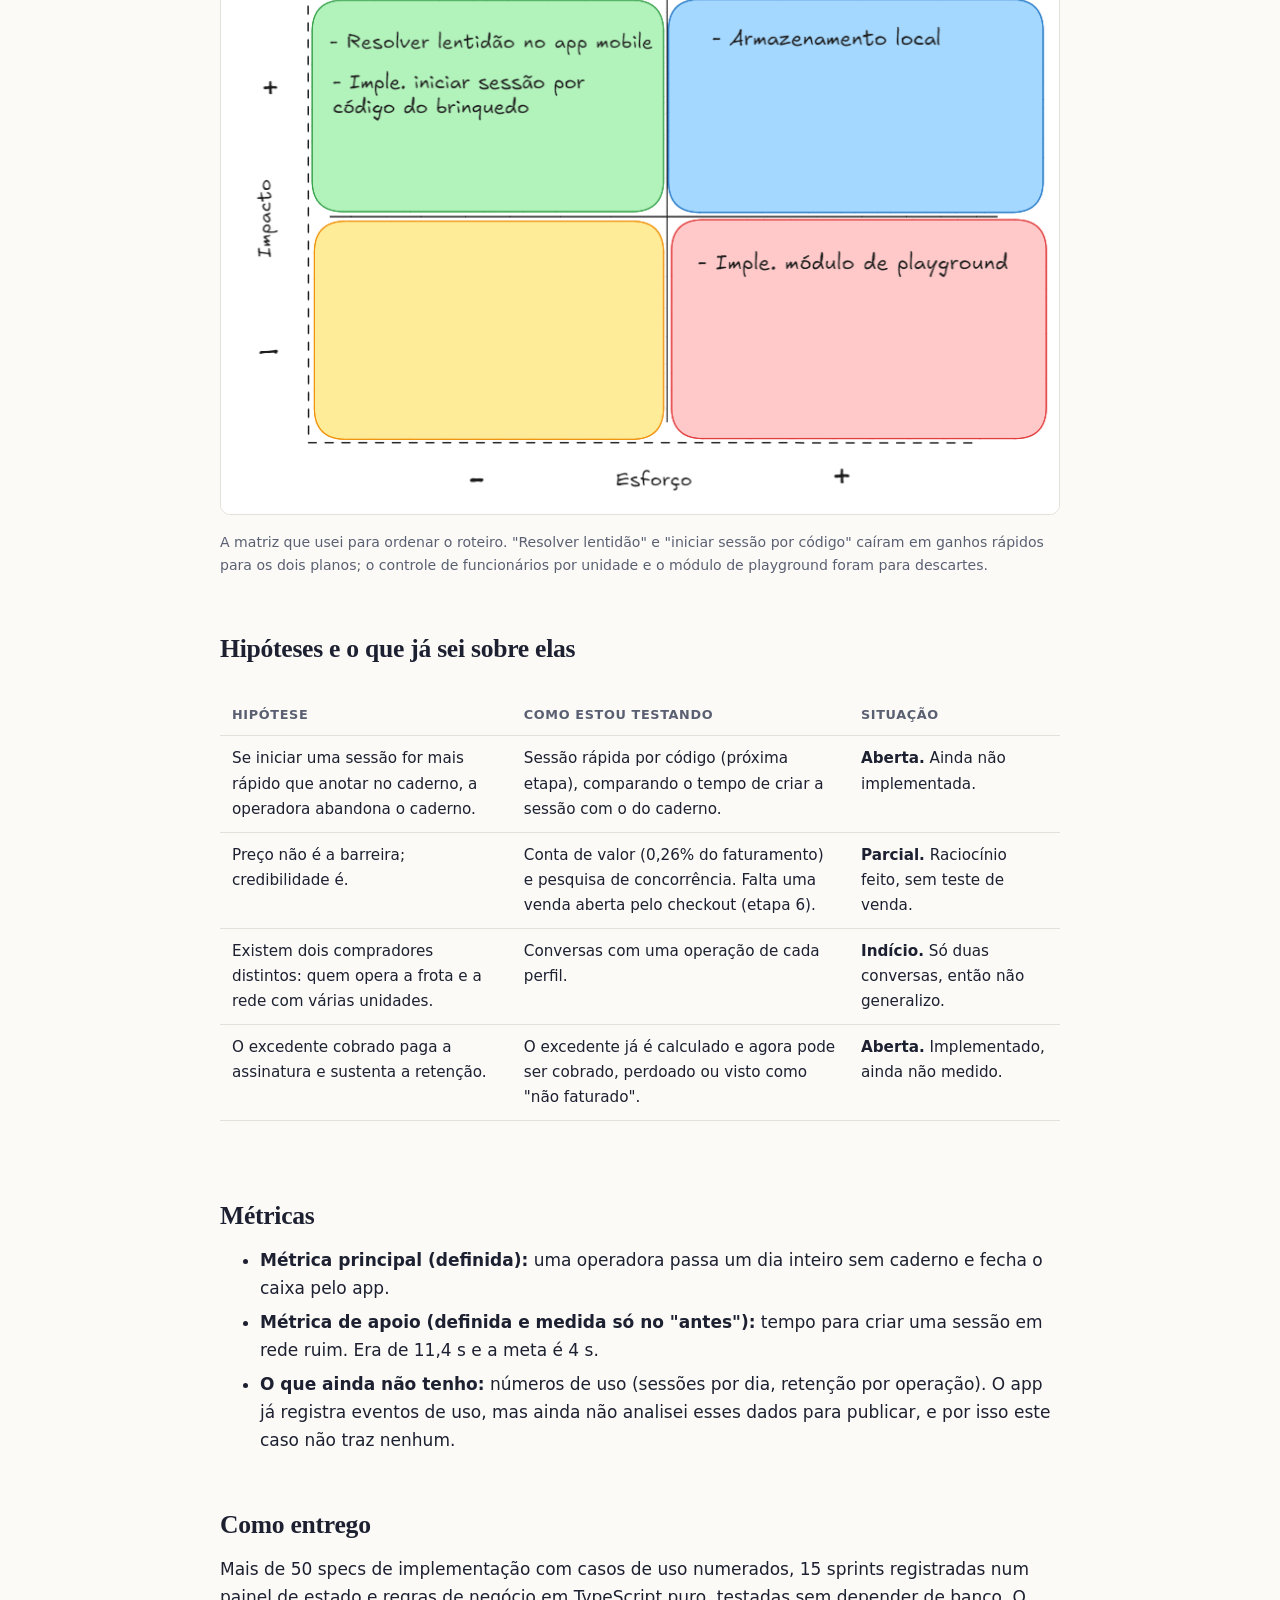
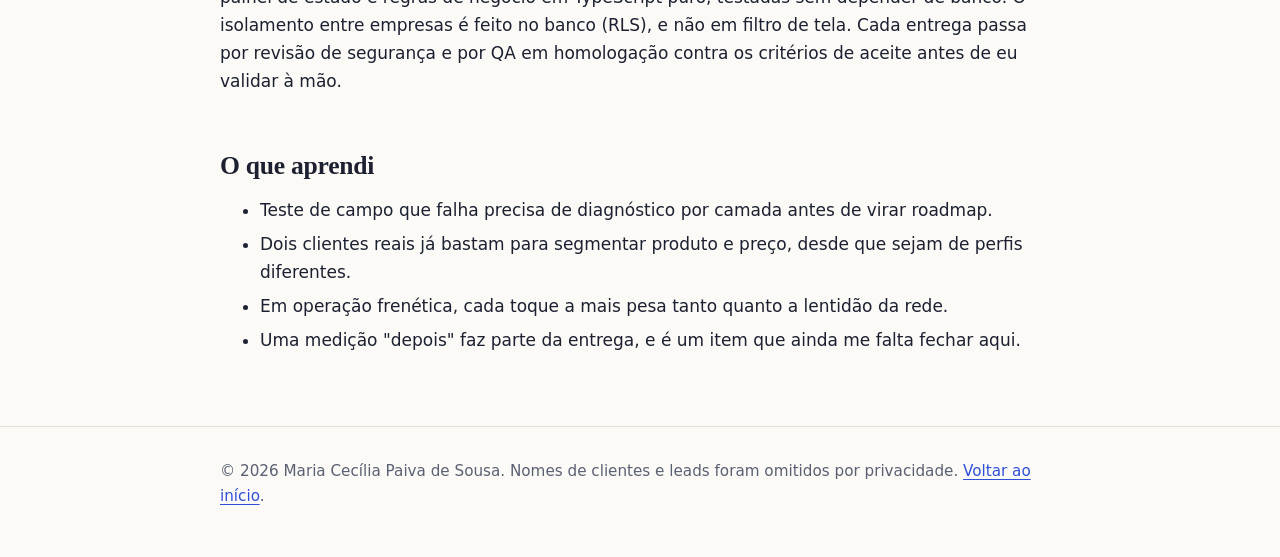
<file: kidooplay.html>
<!doctype html>
<html lang="pt-BR">
<head>
<meta charset="utf-8">
<meta name="viewport" content="width=device-width, initial-scale=1">
<title>KidooPlay · Cecília Paiva</title>
<meta name="description" content="Estudo de caso: app de gestão de aluguel por tempo de brinquedos infantis em quiosques. Teste de campo que falhou, preço, planos e priorização.">
<link rel="stylesheet" href="style.css">
</head>
<body>
<header class="top"><div class="wrap">
  <a class="brand" href="./">Cecília Paiva</a>
  <nav aria-label="Principal"><a href="./#casos">Casos</a><a href="./#contato">Contato</a></nav>
</div></header>

<main class="wrap">
<a class="back" href="./">← Todos os casos</a>
<section class="hero" style="padding-top:24px">
  <p class="eyebrow">Estudo de caso</p>
  <h1>KidooPlay: tirar o caderno de papel do quiosque</h1>
  <p class="lead">Quiosques de shopping e praça alugam patinetes, carrinhos e motos infantis por tempo. Quem opera anota sessão, pagamento e fila num caderno, e o prejuízo aparece no fim do dia. O KidooPlay é o app que registra cada sessão cronometrada, a frota e o caixa no mesmo lugar.</p>
  <dl class="meta">
    <div><dt>Meu papel</dt><dd>Product owner e desenvolvedora</dd></div>
    <div><dt>Período</dt><dd>desde ago/2026</dd></div>
    <div><dt>Estado</dt><dd>Em validação com operadoras reais; lançamento é a próxima fase</dd></div>
    <div><dt>Stack</dt><dd>Expo (React Native), Supabase, Cloudflare</dd></div>
  </dl>
</section>

<div class="shots" role="group" aria-label="Telas do app com dados fictícios">
  <figure><img src="img/01-painel.png" alt="Painel do app mostrando brinquedos livres e o botão Nova sessão" loading="lazy"><figcaption>Painel</figcaption></figure>
  <figure><img src="img/02-nova-sessao.png" alt="Tela de nova sessão" loading="lazy"><figcaption>Nova sessão</figcaption></figure>
  <figure><img src="img/04-sessao-pronta.png" alt="Sessão pronta para iniciar" loading="lazy"><figcaption>Sessão pronta</figcaption></figure>
  <figure><img src="img/08-caixa.png" alt="Caixa parcial do dia com Pix, dinheiro e cartão" loading="lazy"><figcaption>Caixa do dia</figcaption></figure>
</div>
<p class="note">Telas com dados fictícios.</p>

<h2>O problema</h2>
<p>O ciclo da operação é <strong>pedir, pagar, liberar, contar e recolher</strong>. No caderno, o registro vem depois da criança já estar no brinquedo, e às vezes nem vem. Quem fica na mesa não vê o que saiu, o tempo excedente não é cobrado e o dono só descobre a perda ao conferir o caixa.</p>
<p>Defini o critério de sucesso do produto como <strong>uma operadora passar um dia inteiro sem caderno e fechar o caixa pelo app</strong>. Tudo que não ajuda uma sessão cronometrada a ser criada, acompanhada, encerrada e relatada não é núcleo.</p>

<h2>Para quem</h2>
<ul>
  <li><strong>Operadora/dona do quiosque:</strong> na mesa, com fila na frente e barulho. Fecha o caixa no fim do dia.</li>
  <li><strong>Equipe de praça:</strong> em pé, sob sol, com dois segundos de atenção. Consulta o mesmo app com outro papel.</li>
  <li><strong>Responsável pela criança:</strong> paga e responde pelo uso. Nunca chamado de "cliente" no produto, porque o termo se confunde com quem compra o app.</li>
</ul>

<h2>O que aconteceu no primeiro teste de campo</h2>
<p>O primeiro teste numa operação real (fim de agosto de 2026) falhou. Antes de mexer em tela, fiz um diagnóstico para separar o que era produto do que era infraestrutura. A conclusão foi que <strong>o código estava bem e a infraestrutura não existia</strong>:</p>
<ul>
  <li>O que estava no ar era a pasta de build da minha máquina de desenvolvimento, exposta por um túnel. Se a máquina dormisse, o app caía.</li>
  <li>O build publicado tinha seis dias e faltavam as funções mais recentes.</li>
  <li>Oito migrações do banco de produção nunca tinham sido aplicadas, e isso quebrava o Pix inteiro.</li>
  <li>Só a criação de sessão funcionava sem internet. Cadastrar brinquedo, fechar caixa e entrar na fila morriam sem rede, e na praça o sinal 4G falha.</li>
</ul>
<p>O que fiz em seguida: um ambiente de homologação e outro de produção com bancos separados, deploy automático com testes como portão, backup noturno criptografado e restauração testada. Pouco depois descobri outro erro, que também ficou registrado: a homologação tinha servido o banco de produção por quatro dias, por falta de um build separado. Corrigi com um script de build por ambiente.</p>
<div class="callout"><p><strong>Aprendizado:</strong> um teste de campo que falha não prova que a ideia está errada. Primeiro descubra qual camada falhou. Aqui, consertar a infraestrutura valia mais do que qualquer funcionalidade nova.</p></div>

<h2>O que a observação em campo mudou</h2>
<p>Numa visita à operação (18/09) vi que não existia processo: a criança pega o brinquedo primeiro e o registro vem depois, chegam a sair três brinquedos ao mesmo tempo e quem atende na mesa também atende a praça. Desse registro saíram três princípios, que viraram critério de aceite:</p>
<ol>
  <li><strong>Iniciar uma sessão tem que ser mais rápido que anotar no caderno.</strong> Se não for, o caderno volta.</li>
  <li><strong>O app nunca trava o que já está acontecendo.</strong> Ele registra o que aconteceu e, com isso, passa a ser o processo que o negócio não tem.</li>
  <li><strong>Serve o negócio desorganizado e o organizado, com um fluxo só.</strong> Sem "modo" para cada um.</li>
</ol>
<p>Uma decisão fechada antes mudou por causa disso: o nome da criança era obrigatório e passou a ser opcional, com um código gerado no lugar. Já o pagamento pendente continua exigindo identificar o responsável, porque a dívida precisa de alguém por trás.</p>

<h2>Lentidão: medir antes de consertar</h2>
<p>Duas operadoras relataram lentidão. Em vez de otimizar às cegas, montei um roteiro de medição (rede e CPU limitadas, simulando celular simples e sinal ruim da praça) e defini uma meta antes de mexer no código.</p>
<div class="tablewrap"><table>
  <thead><tr><th>Medida (criar uma sessão, 3G ruim)</th><th>Antes</th><th>Meta</th></tr></thead>
  <tbody>
    <tr><td>Espera total para criar uma sessão</td><td>11,4 s</td><td>até 4 s</td></tr>
    <tr><td>Requisições ao servidor no roteiro</td><td>72</td><td>uma por atualização do ponto</td></tr>
    <tr><td>Passos acima de 1 s</td><td>5 de 8</td><td>cada passo até 1 s, média até 0,5 s</td></tr>
    <tr><td>Rede "pendurada" (Wi-Fi sem internet)</td><td>84,5 s</td><td>não esperar o servidor</td></tr>
  </tbody>
</table></div>
<p>A etapa foi entregue em produção em outubro. O documento de medição guarda o "antes" e a meta; a comparação com o "depois" ainda vou publicar quando refizer a medição, e prefiro não escrever um número que não medi.</p>

<h2>Preço: a conta que descartou o desconto</h2>
<p>A pergunta da primeira venda é "quanto custa". Pesquisei a concorrência (dois concorrentes de nicho, em torno de R$ 50 por mês, nenhum com várias unidades) e o preço da sessão no Nordeste (R$ 25 a R$ 35 por 15 minutos).</p>
<p>Com premissas conservadoras (5 unidades, 25 sessões por dia, R$ 30 por sessão, 26 dias), o faturamento do cliente passa de R$ 19 mil por mês, e a mensalidade de R$ 50 representa cerca de <strong>0,26%</strong> disso. Concluí que <strong>preço não era a barreira, e sim credibilidade</strong>. Baixar o preço convidaria uma guerra que uma empresa com poucos clientes não aguenta, e preço de tabela baixo é difícil de reverter, enquanto encerrar uma promoção não custa nada.</p>
<p class="note">Essas premissas são estimativas marcadas "a confirmar em campo" no documento original.</p>
<p>A restrição real era capital. O custo em dinheiro era de cerca de R$ 123 por mês, então a distribuição foi desenhada em degraus: PWA e APK direto no primeiro, Google Play quando houver dois ou três clientes pagando, App Store só quando um cliente iOS pagar a taxa anual.</p>

<h2>Dois clientes, dois produtos, um código</h2>
<p>Conversei com duas operações bem diferentes. Uma opera a frota e quer rapidez no celular. A outra tem várias unidades, paga hoje um sistema de terceiros e pede acesso pela web, caixa consolidado e termo de compromisso. Nenhuma das duas era o plano que eu tinha desenhado, e isso reorganizou o produto em três planos:</p>
<div class="tablewrap"><table>
  <thead><tr><th>Plano</th><th>Para quem</th><th>Preço</th></tr></thead>
  <tbody>
    <tr><td>Início</td><td>Quem está começando</td><td>Grátis, com teto de 150 sessões</td></tr>
    <tr><td>Profissional</td><td>Quem opera a frota pelo celular</td><td>R$ 49 por mês</td></tr>
    <tr><td>Empresarial</td><td>Redes e franquias com várias unidades</td><td>R$ 149 por mês com 2 pontos</td></tr>
  </tbody>
</table></div>
<p>O Empresarial é onde está o esforço, porque redes e franquias crescem a partir dele. Os planos moram no banco, e não em um segundo projeto: um único código serve ao app Android e à web instalável.</p>

<h2>Roteiro de produto e o que ficou de fora</h2>
<p>O roteiro tem nove etapas, ordenadas por impacto e esforço e reordenadas em 05/11 depois da validação manual. Regras que impus a mim mesma:</p>
<ul>
  <li><strong>Uma etapa por vez, e só a etapa atual ganha spec.</strong> Nada de esboçar especificações das etapas seguintes.</li>
  <li><strong>Cortar de propósito:</strong> o redesenho do financeiro ficou "na gaveta" até o lançamento, e o rastreio de brinquedo por GPS foi declarado fora de escopo, porque a responsabilidade pode ser registrada sem hardware.</li>
  <li><strong>Vocabulário fechado, vindo do campo:</strong> "sessão" e nunca "volta"; "A recolher"; "Receber tudo". O termo que a operação usa vence o do documento.</li>
  <li><strong>O relógio nunca encerra sozinho.</strong> Só uma pessoa confirma que o brinquedo voltou.</li>
</ul>

<figure>
  <img src="img/matriz-priorizacao.png" alt="Três matrizes de impacto e esforço: a geral e uma para cada plano, Empresarial e Profissional, com as iniciativas distribuídas em ganhos rápidos, projetos principais, tarefas menores e descartes" loading="lazy">
  <figcaption>A matriz que usei para ordenar o roteiro. "Resolver lentidão" e "iniciar sessão por código" caíram em ganhos rápidos para os dois planos; o controle de funcionários por unidade e o módulo de playground foram para descartes.</figcaption>
</figure>

<h2>Hipóteses e o que já sei sobre elas</h2>
<div class="tablewrap"><table>
  <thead><tr><th>Hipótese</th><th>Como estou testando</th><th>Situação</th></tr></thead>
  <tbody>
    <tr><td>Se iniciar uma sessão for mais rápido que anotar no caderno, a operadora abandona o caderno.</td><td>Sessão rápida por código (próxima etapa), comparando o tempo de criar a sessão com o do caderno.</td><td><strong>Aberta.</strong> Ainda não implementada.</td></tr>
    <tr><td>Preço não é a barreira; credibilidade é.</td><td>Conta de valor (0,26% do faturamento) e pesquisa de concorrência. Falta uma venda aberta pelo checkout (etapa 6).</td><td><strong>Parcial.</strong> Raciocínio feito, sem teste de venda.</td></tr>
    <tr><td>Existem dois compradores distintos: quem opera a frota e a rede com várias unidades.</td><td>Conversas com uma operação de cada perfil.</td><td><strong>Indício.</strong> Só duas conversas, então não generalizo.</td></tr>
    <tr><td>O excedente cobrado paga a assinatura e sustenta a retenção.</td><td>O excedente já é calculado e agora pode ser cobrado, perdoado ou visto como "não faturado".</td><td><strong>Aberta.</strong> Implementado, ainda não medido.</td></tr>
  </tbody>
</table></div>

<h2>Métricas</h2>
<ul>
  <li><strong>Métrica principal (definida):</strong> uma operadora passa um dia inteiro sem caderno e fecha o caixa pelo app.</li>
  <li><strong>Métrica de apoio (definida e medida só no "antes"):</strong> tempo para criar uma sessão em rede ruim. Era de 11,4 s e a meta é 4 s.</li>
  <li><strong>O que ainda não tenho:</strong> números de uso (sessões por dia, retenção por operação). O app já registra eventos de uso, mas ainda não analisei esses dados para publicar, e por isso este caso não traz nenhum.</li>
</ul>

<h2>Como entrego</h2>
<p>Mais de 50 specs de implementação com casos de uso numerados, 15 sprints registradas num painel de estado e regras de negócio em TypeScript puro, testadas sem depender de banco. O isolamento entre empresas é feito no banco (RLS), e não em filtro de tela. Cada entrega passa por revisão de segurança e por QA em homologação contra os critérios de aceite antes de eu validar à mão.</p>

<h2>O que aprendi</h2>
<ul>
  <li>Teste de campo que falha precisa de diagnóstico por camada antes de virar roadmap.</li>
  <li>Dois clientes reais já bastam para segmentar produto e preço, desde que sejam de perfis diferentes.</li>
  <li>Em operação frenética, cada toque a mais pesa tanto quanto a lentidão da rede.</li>
  <li>Uma medição "depois" faz parte da entrega, e é um item que ainda me falta fechar aqui.</li>
</ul>
</main>

<footer><div class="wrap">© 2026 Maria Cecília Paiva de Sousa. Nomes de clientes e leads foram omitidos por privacidade. <a href="./">Voltar ao início</a>.</div></footer>
</body>
</html>
</file>
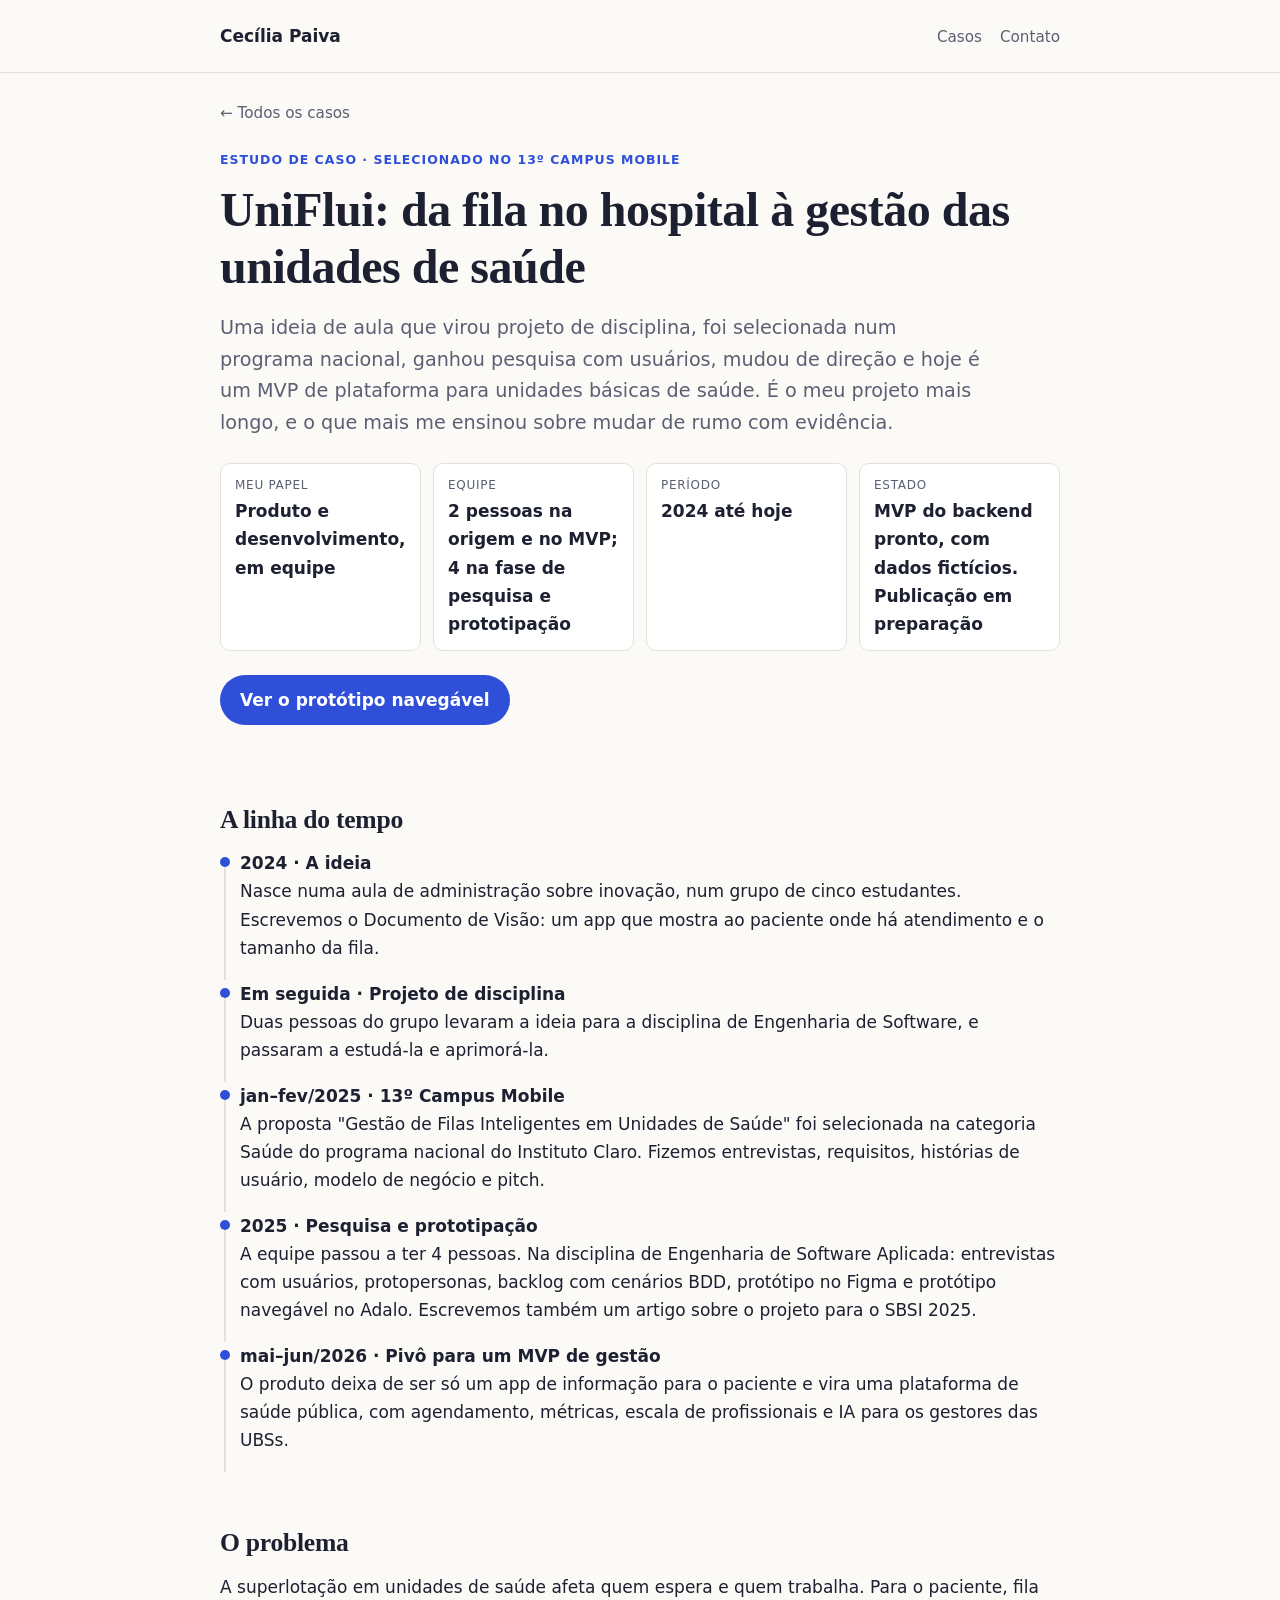
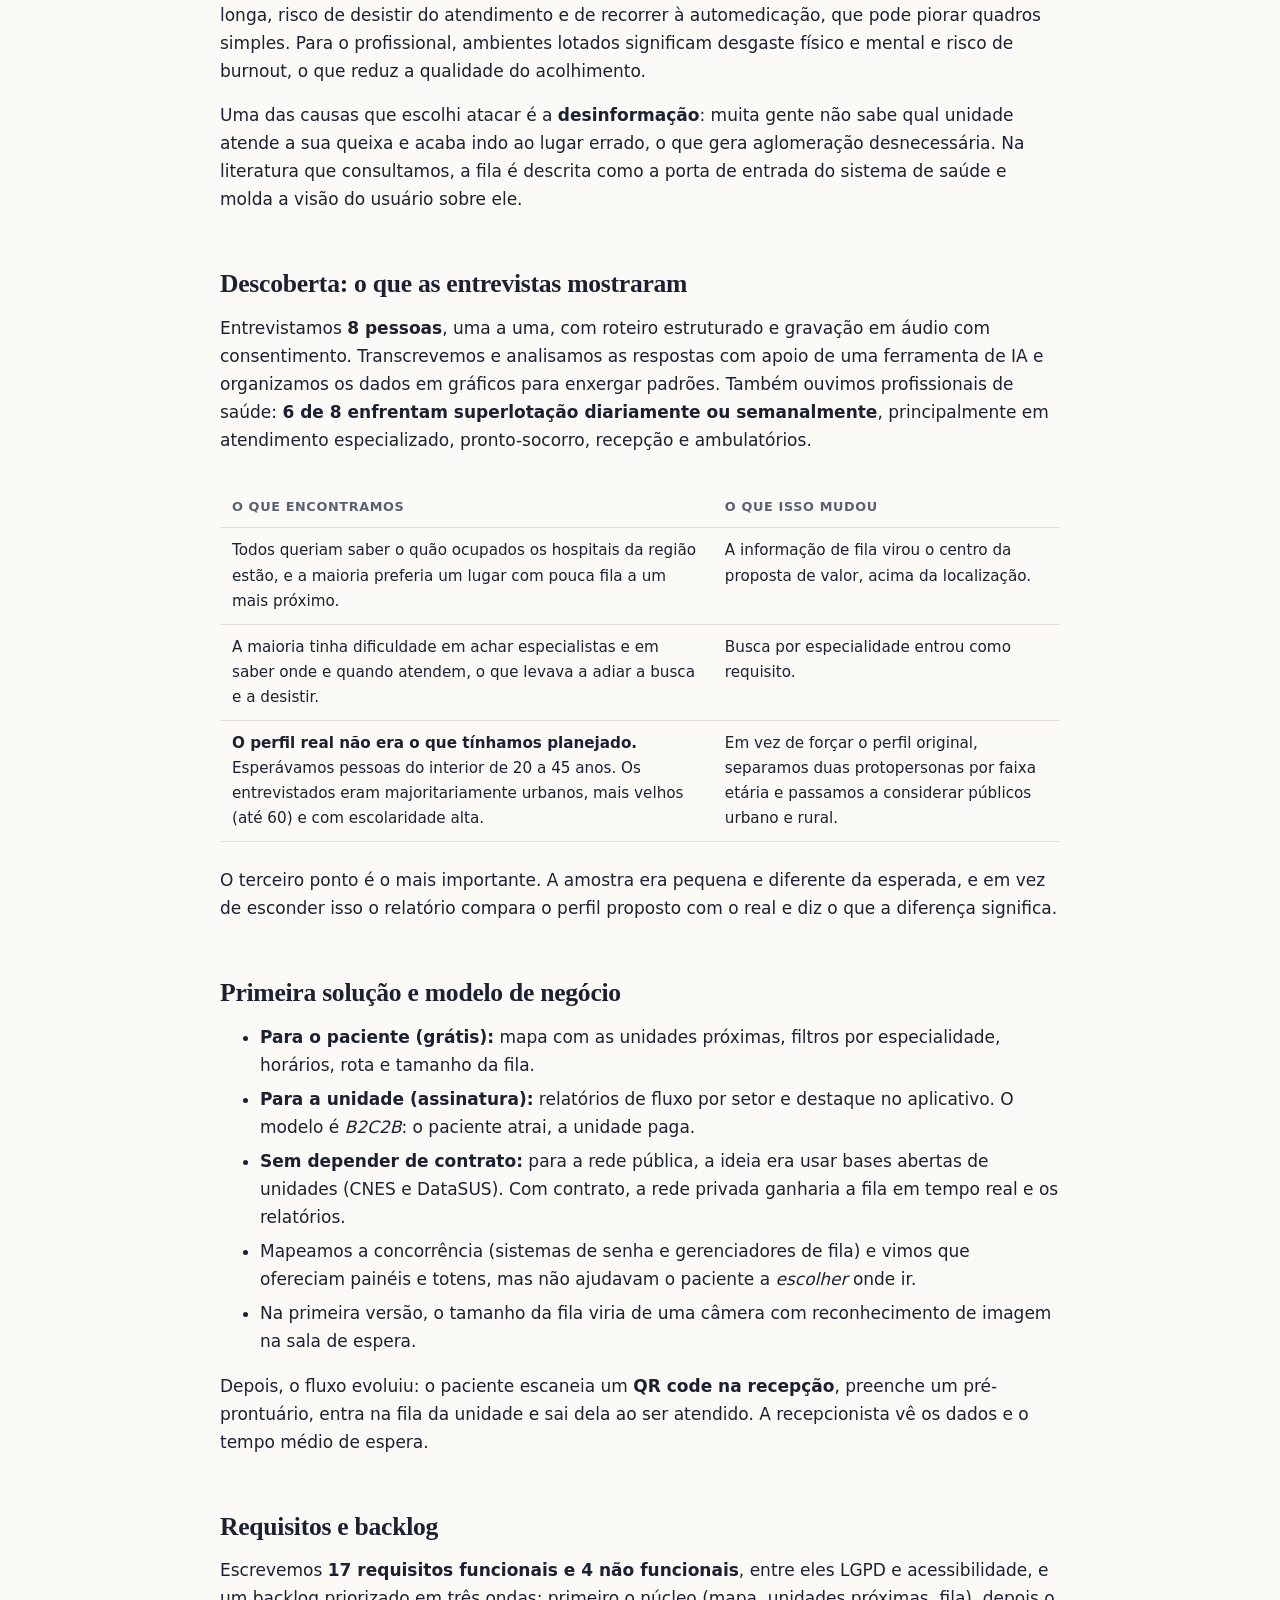
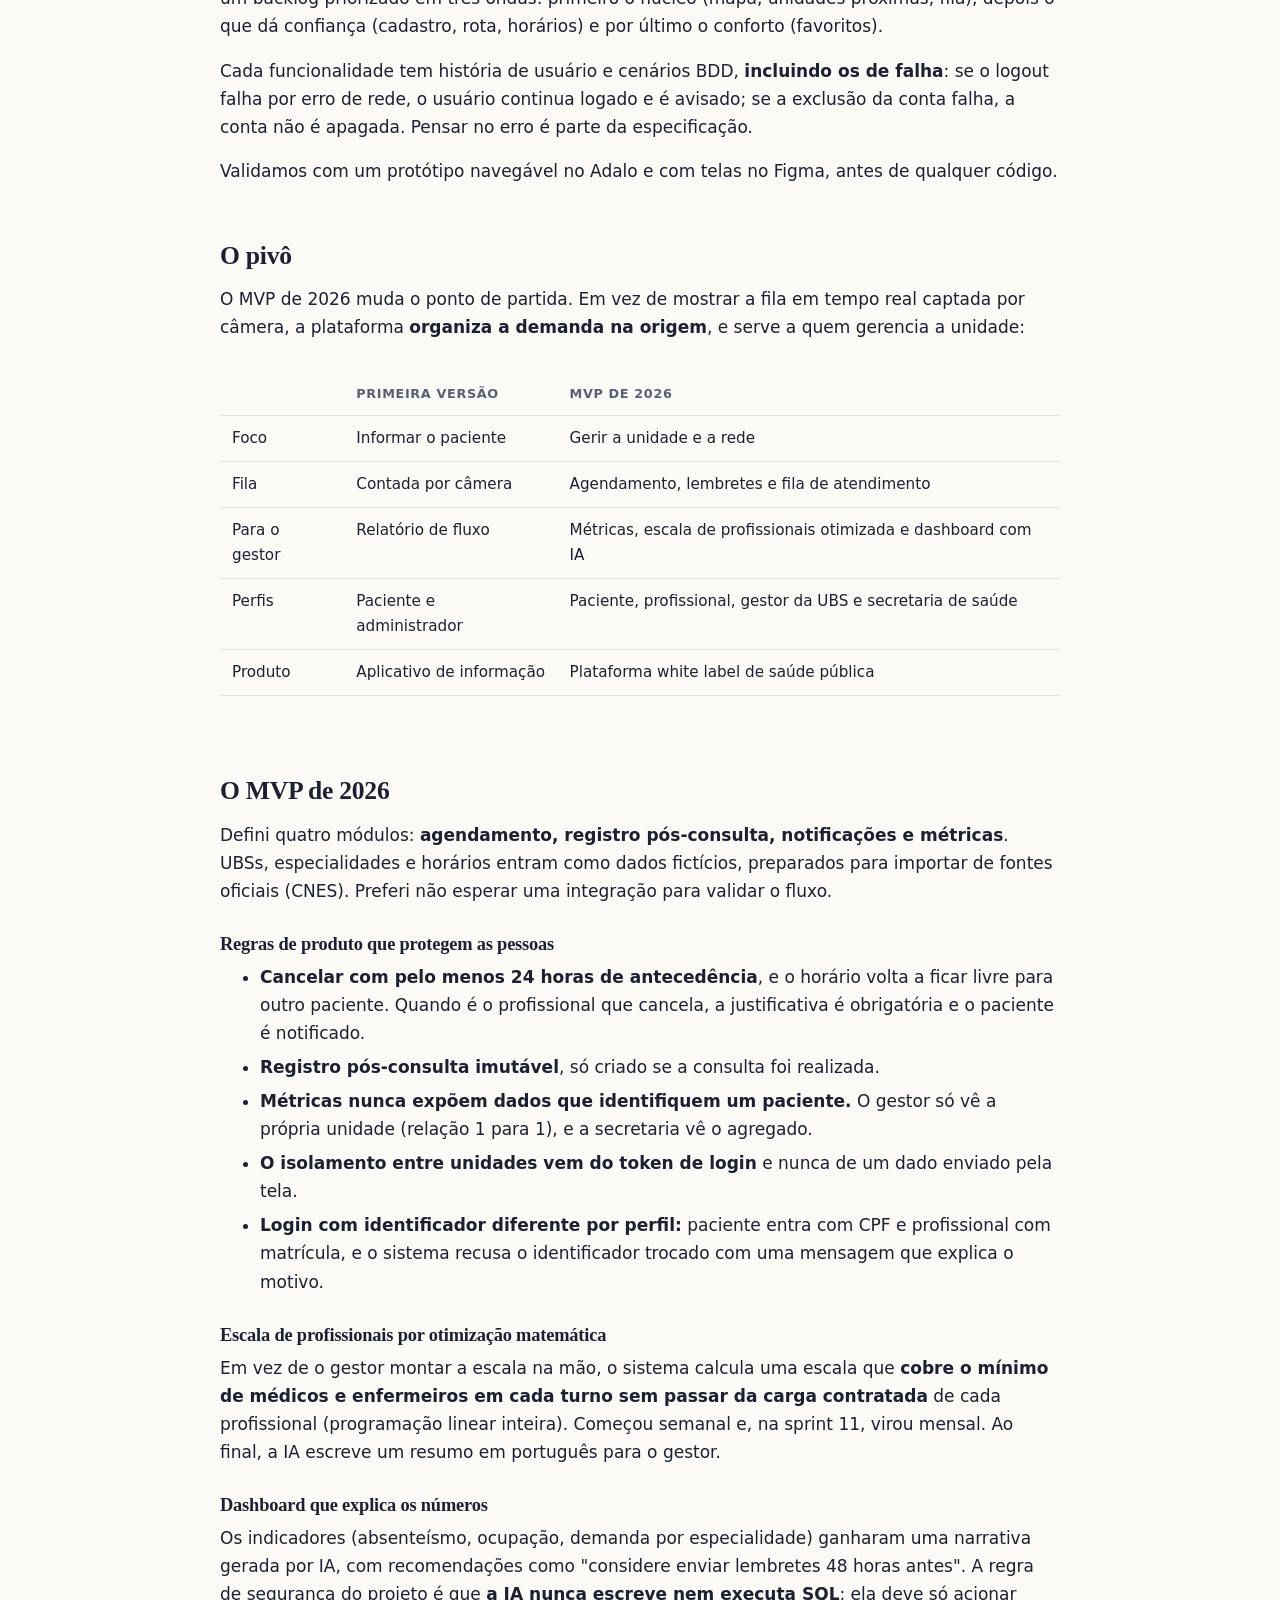
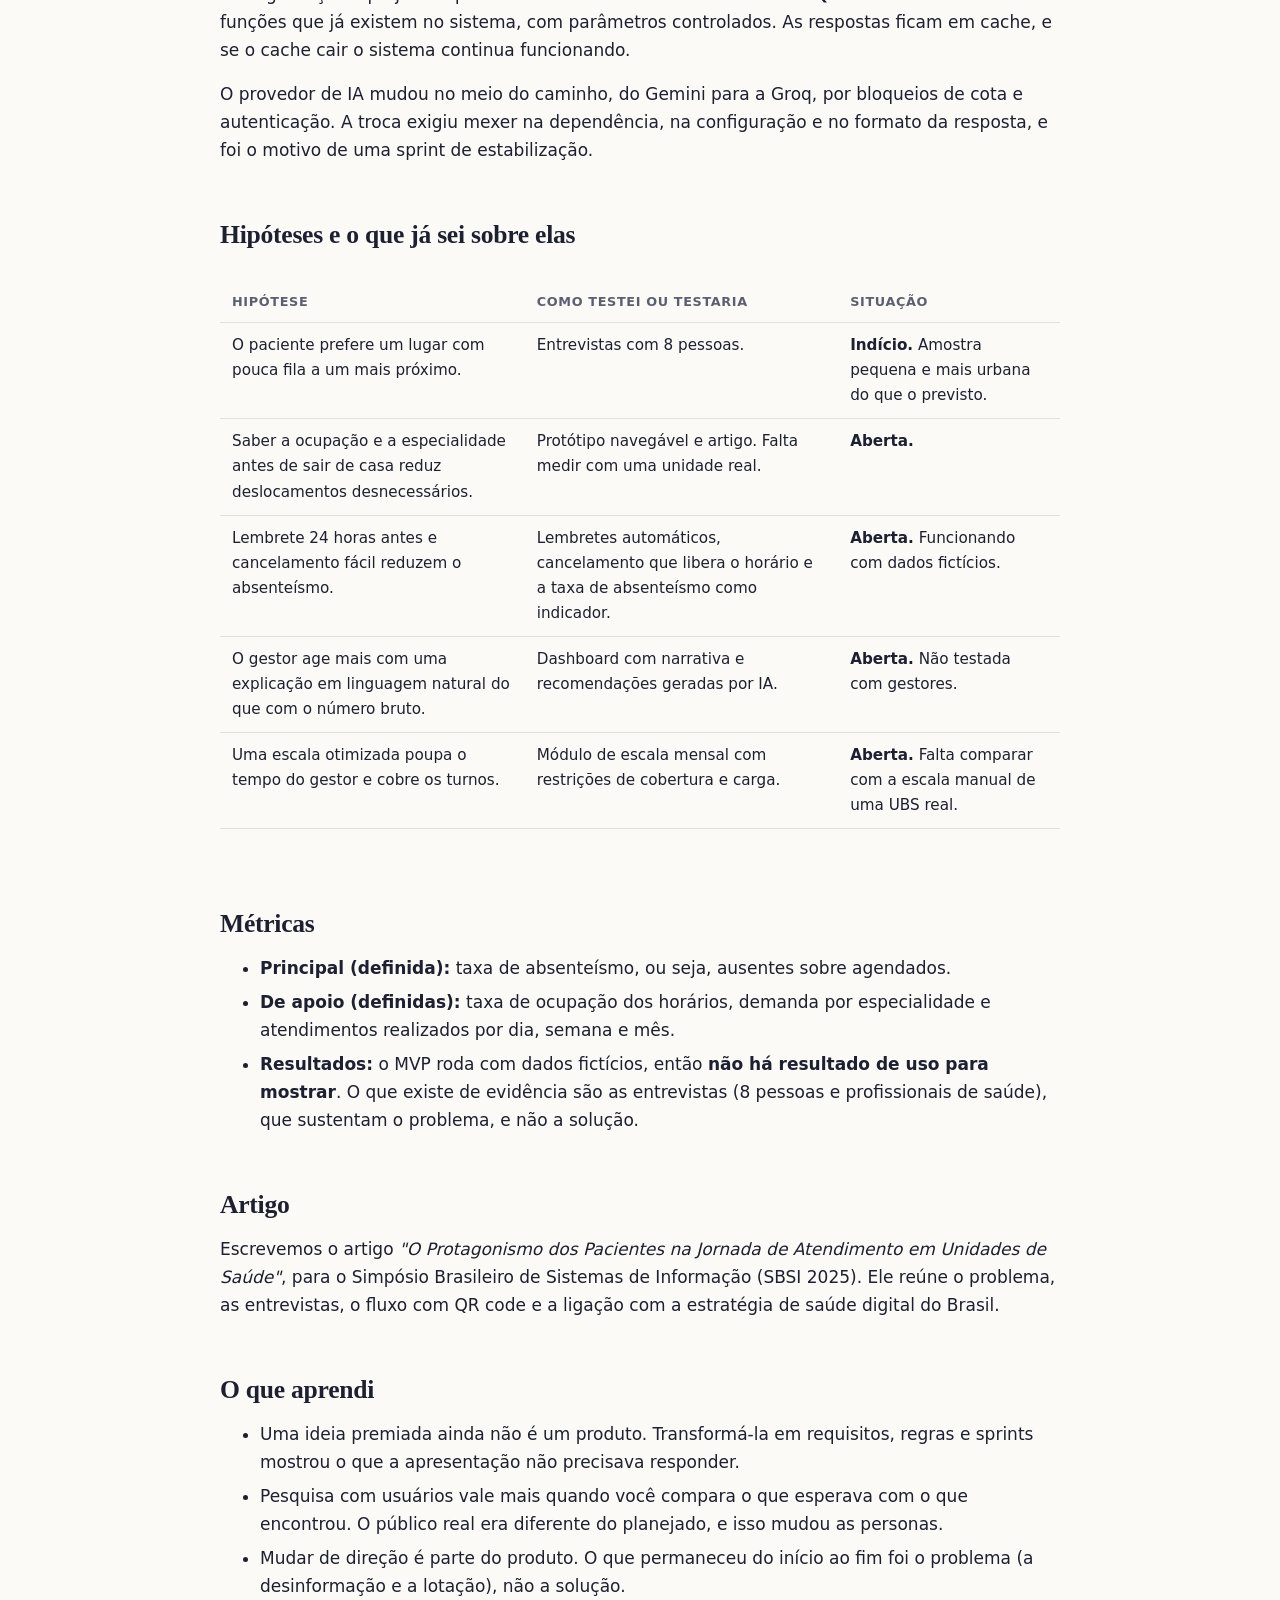
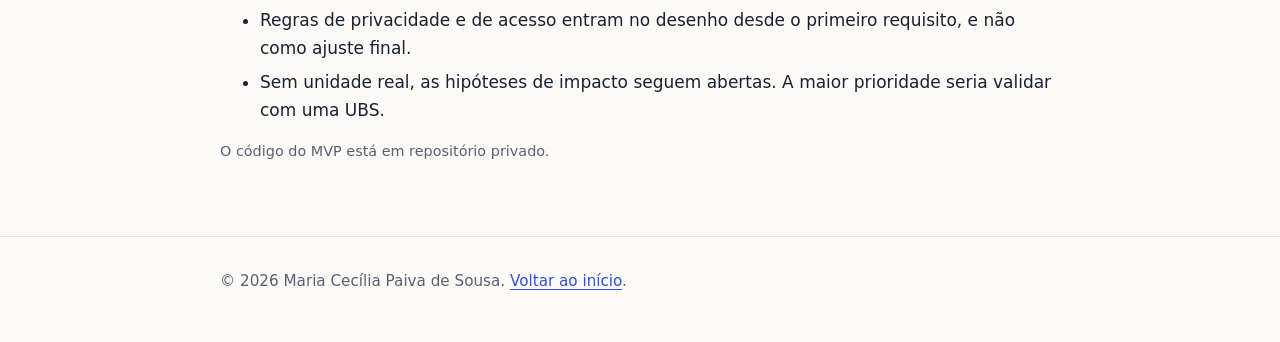
<file: uniflui.html>
<!doctype html>
<html lang="pt-BR">
<head>
<meta charset="utf-8">
<meta name="viewport" content="width=device-width, initial-scale=1">
<title>UniFlui · Cecília Paiva</title>
<meta name="description" content="Estudo de caso: UniFlui, do problema da superlotação em unidades de saúde ao MVP de gestão de UBSs. Selecionado no 13º Campus Mobile, com pesquisa, pivô de produto e artigo.">
<link rel="stylesheet" href="style.css">
</head>
<body>
<header class="top"><div class="wrap">
  <a class="brand" href="./">Cecília Paiva</a>
  <nav aria-label="Principal"><a href="./#casos">Casos</a><a href="./#contato">Contato</a></nav>
</div></header>

<main class="wrap">
<a class="back" href="./">← Todos os casos</a>
<section class="hero" style="padding-top:24px">
  <p class="eyebrow">Estudo de caso · Selecionado no 13º Campus Mobile</p>
  <h1>UniFlui: da fila no hospital à gestão das unidades de saúde</h1>
  <p class="lead">Uma ideia de aula que virou projeto de disciplina, foi selecionada num programa nacional, ganhou pesquisa com usuários, mudou de direção e hoje é um MVP de plataforma para unidades básicas de saúde. É o meu projeto mais longo, e o que mais me ensinou sobre mudar de rumo com evidência.</p>
  <dl class="meta">
    <div><dt>Meu papel</dt><dd>Produto e desenvolvimento, em equipe</dd></div>
    <div><dt>Equipe</dt><dd>2 pessoas na origem e no MVP; 4 na fase de pesquisa e prototipação</dd></div>
    <div><dt>Período</dt><dd>2024 até hoje</dd></div>
    <div><dt>Estado</dt><dd>MVP do backend pronto, com dados fictícios. Publicação em preparação</dd></div>
  </dl>
  <div class="cta">
    <a class="btn" href="https://cecilia-paivas-team.adalo.com/local-services-finder-app" rel="noopener">Ver o protótipo navegável</a>
  </div>
</section>

<h2>A linha do tempo</h2>
<ul class="timeline tl">
  <li><strong>2024 · A ideia</strong>
    Nasce numa aula de administração sobre inovação, num grupo de cinco estudantes. Escrevemos o Documento de Visão: um app que mostra ao paciente onde há atendimento e o tamanho da fila.</li>
  <li><strong>Em seguida · Projeto de disciplina</strong>
    Duas pessoas do grupo levaram a ideia para a disciplina de Engenharia de Software, e passaram a estudá-la e aprimorá-la.</li>
  <li><strong>jan–fev/2025 · 13º Campus Mobile</strong>
    A proposta "Gestão de Filas Inteligentes em Unidades de Saúde" foi selecionada na categoria Saúde do programa nacional do Instituto Claro. Fizemos entrevistas, requisitos, histórias de usuário, modelo de negócio e pitch.</li>
  <li><strong>2025 · Pesquisa e prototipação</strong>
    A equipe passou a ter 4 pessoas. Na disciplina de Engenharia de Software Aplicada: entrevistas com usuários, protopersonas, backlog com cenários BDD, protótipo no Figma e protótipo navegável no Adalo. Escrevemos também um artigo sobre o projeto para o SBSI 2025.</li>
  <li><strong>mai–jun/2026 · Pivô para um MVP de gestão</strong>
    O produto deixa de ser só um app de informação para o paciente e vira uma plataforma de saúde pública, com agendamento, métricas, escala de profissionais e IA para os gestores das UBSs.</li>
</ul>

<h2>O problema</h2>
<p>A superlotação em unidades de saúde afeta quem espera e quem trabalha. Para o paciente, fila longa, risco de desistir do atendimento e de recorrer à automedicação, que pode piorar quadros simples. Para o profissional, ambientes lotados significam desgaste físico e mental e risco de burnout, o que reduz a qualidade do acolhimento.</p>
<p>Uma das causas que escolhi atacar é a <strong>desinformação</strong>: muita gente não sabe qual unidade atende a sua queixa e acaba indo ao lugar errado, o que gera aglomeração desnecessária. Na literatura que consultamos, a fila é descrita como a porta de entrada do sistema de saúde e molda a visão do usuário sobre ele.</p>

<h2>Descoberta: o que as entrevistas mostraram</h2>
<p>Entrevistamos <strong>8 pessoas</strong>, uma a uma, com roteiro estruturado e gravação em áudio com consentimento. Transcrevemos e analisamos as respostas com apoio de uma ferramenta de IA e organizamos os dados em gráficos para enxergar padrões. Também ouvimos profissionais de saúde: <strong>6 de 8 enfrentam superlotação diariamente ou semanalmente</strong>, principalmente em atendimento especializado, pronto-socorro, recepção e ambulatórios.</p>
<div class="tablewrap"><table>
  <thead><tr><th>O que encontramos</th><th>O que isso mudou</th></tr></thead>
  <tbody>
    <tr><td>Todos queriam saber o quão ocupados os hospitais da região estão, e a maioria preferia um lugar com pouca fila a um mais próximo.</td><td>A informação de fila virou o centro da proposta de valor, acima da localização.</td></tr>
    <tr><td>A maioria tinha dificuldade em achar especialistas e em saber onde e quando atendem, o que levava a adiar a busca e a desistir.</td><td>Busca por especialidade entrou como requisito.</td></tr>
    <tr><td><strong>O perfil real não era o que tínhamos planejado.</strong> Esperávamos pessoas do interior de 20 a 45 anos. Os entrevistados eram majoritariamente urbanos, mais velhos (até 60) e com escolaridade alta.</td><td>Em vez de forçar o perfil original, separamos duas protopersonas por faixa etária e passamos a considerar públicos urbano e rural.</td></tr>
  </tbody>
</table></div>
<p>O terceiro ponto é o mais importante. A amostra era pequena e diferente da esperada, e em vez de esconder isso o relatório compara o perfil proposto com o real e diz o que a diferença significa.</p>

<h2>Primeira solução e modelo de negócio</h2>
<ul>
  <li><strong>Para o paciente (grátis):</strong> mapa com as unidades próximas, filtros por especialidade, horários, rota e tamanho da fila.</li>
  <li><strong>Para a unidade (assinatura):</strong> relatórios de fluxo por setor e destaque no aplicativo. O modelo é <em>B2C2B</em>: o paciente atrai, a unidade paga.</li>
  <li><strong>Sem depender de contrato:</strong> para a rede pública, a ideia era usar bases abertas de unidades (CNES e DataSUS). Com contrato, a rede privada ganharia a fila em tempo real e os relatórios.</li>
  <li>Mapeamos a concorrência (sistemas de senha e gerenciadores de fila) e vimos que ofereciam painéis e totens, mas não ajudavam o paciente a <em>escolher</em> onde ir.</li>
  <li>Na primeira versão, o tamanho da fila viria de uma câmera com reconhecimento de imagem na sala de espera.</li>
</ul>
<p>Depois, o fluxo evoluiu: o paciente escaneia um <strong>QR code na recepção</strong>, preenche um pré-prontuário, entra na fila da unidade e sai dela ao ser atendido. A recepcionista vê os dados e o tempo médio de espera.</p>

<h2>Requisitos e backlog</h2>
<p>Escrevemos <strong>17 requisitos funcionais e 4 não funcionais</strong>, entre eles LGPD e acessibilidade, e um backlog priorizado em três ondas: primeiro o núcleo (mapa, unidades próximas, fila), depois o que dá confiança (cadastro, rota, horários) e por último o conforto (favoritos).</p>
<p>Cada funcionalidade tem história de usuário e cenários BDD, <strong>incluindo os de falha</strong>: se o logout falha por erro de rede, o usuário continua logado e é avisado; se a exclusão da conta falha, a conta não é apagada. Pensar no erro é parte da especificação.</p>
<p>Validamos com um protótipo navegável no Adalo e com telas no Figma, antes de qualquer código.</p>

<h2>O pivô</h2>
<p>O MVP de 2026 muda o ponto de partida. Em vez de mostrar a fila em tempo real captada por câmera, a plataforma <strong>organiza a demanda na origem</strong>, e serve a quem gerencia a unidade:</p>
<div class="tablewrap"><table>
  <thead><tr><th></th><th>Primeira versão</th><th>MVP de 2026</th></tr></thead>
  <tbody>
    <tr><td>Foco</td><td>Informar o paciente</td><td>Gerir a unidade e a rede</td></tr>
    <tr><td>Fila</td><td>Contada por câmera</td><td>Agendamento, lembretes e fila de atendimento</td></tr>
    <tr><td>Para o gestor</td><td>Relatório de fluxo</td><td>Métricas, escala de profissionais otimizada e dashboard com IA</td></tr>
    <tr><td>Perfis</td><td>Paciente e administrador</td><td>Paciente, profissional, gestor da UBS e secretaria de saúde</td></tr>
    <tr><td>Produto</td><td>Aplicativo de informação</td><td>Plataforma white label de saúde pública</td></tr>
  </tbody>
</table></div>

<h2>O MVP de 2026</h2>
<p>Defini quatro módulos: <strong>agendamento, registro pós-consulta, notificações e métricas</strong>. UBSs, especialidades e horários entram como dados fictícios, preparados para importar de fontes oficiais (CNES). Preferi não esperar uma integração para validar o fluxo.</p>
<h3>Regras de produto que protegem as pessoas</h3>
<ul>
  <li><strong>Cancelar com pelo menos 24 horas de antecedência</strong>, e o horário volta a ficar livre para outro paciente. Quando é o profissional que cancela, a justificativa é obrigatória e o paciente é notificado.</li>
  <li><strong>Registro pós-consulta imutável</strong>, só criado se a consulta foi realizada.</li>
  <li><strong>Métricas nunca expõem dados que identifiquem um paciente.</strong> O gestor só vê a própria unidade (relação 1 para 1), e a secretaria vê o agregado.</li>
  <li><strong>O isolamento entre unidades vem do token de login</strong> e nunca de um dado enviado pela tela.</li>
  <li><strong>Login com identificador diferente por perfil:</strong> paciente entra com CPF e profissional com matrícula, e o sistema recusa o identificador trocado com uma mensagem que explica o motivo.</li>
</ul>
<h3>Escala de profissionais por otimização matemática</h3>
<p>Em vez de o gestor montar a escala na mão, o sistema calcula uma escala que <strong>cobre o mínimo de médicos e enfermeiros em cada turno sem passar da carga contratada</strong> de cada profissional (programação linear inteira). Começou semanal e, na sprint 11, virou mensal. Ao final, a IA escreve um resumo em português para o gestor.</p>
<h3>Dashboard que explica os números</h3>
<p>Os indicadores (absenteísmo, ocupação, demanda por especialidade) ganharam uma narrativa gerada por IA, com recomendações como "considere enviar lembretes 48 horas antes". A regra de segurança do projeto é que <strong>a IA nunca escreve nem executa SQL</strong>: ela deve só acionar funções que já existem no sistema, com parâmetros controlados. As respostas ficam em cache, e se o cache cair o sistema continua funcionando.</p>
<p>O provedor de IA mudou no meio do caminho, do Gemini para a Groq, por bloqueios de cota e autenticação. A troca exigiu mexer na dependência, na configuração e no formato da resposta, e foi o motivo de uma sprint de estabilização.</p>

<h2>Hipóteses e o que já sei sobre elas</h2>
<div class="tablewrap"><table>
  <thead><tr><th>Hipótese</th><th>Como testei ou testaria</th><th>Situação</th></tr></thead>
  <tbody>
    <tr><td>O paciente prefere um lugar com pouca fila a um mais próximo.</td><td>Entrevistas com 8 pessoas.</td><td><strong>Indício.</strong> Amostra pequena e mais urbana do que o previsto.</td></tr>
    <tr><td>Saber a ocupação e a especialidade antes de sair de casa reduz deslocamentos desnecessários.</td><td>Protótipo navegável e artigo. Falta medir com uma unidade real.</td><td><strong>Aberta.</strong></td></tr>
    <tr><td>Lembrete 24 horas antes e cancelamento fácil reduzem o absenteísmo.</td><td>Lembretes automáticos, cancelamento que libera o horário e a taxa de absenteísmo como indicador.</td><td><strong>Aberta.</strong> Funcionando com dados fictícios.</td></tr>
    <tr><td>O gestor age mais com uma explicação em linguagem natural do que com o número bruto.</td><td>Dashboard com narrativa e recomendações geradas por IA.</td><td><strong>Aberta.</strong> Não testada com gestores.</td></tr>
    <tr><td>Uma escala otimizada poupa o tempo do gestor e cobre os turnos.</td><td>Módulo de escala mensal com restrições de cobertura e carga.</td><td><strong>Aberta.</strong> Falta comparar com a escala manual de uma UBS real.</td></tr>
  </tbody>
</table></div>

<h2>Métricas</h2>
<ul>
  <li><strong>Principal (definida):</strong> taxa de absenteísmo, ou seja, ausentes sobre agendados.</li>
  <li><strong>De apoio (definidas):</strong> taxa de ocupação dos horários, demanda por especialidade e atendimentos realizados por dia, semana e mês.</li>
  <li><strong>Resultados:</strong> o MVP roda com dados fictícios, então <strong>não há resultado de uso para mostrar</strong>. O que existe de evidência são as entrevistas (8 pessoas e profissionais de saúde), que sustentam o problema, e não a solução.</li>
</ul>

<h2>Artigo</h2>
<p>Escrevemos o artigo <em>"O Protagonismo dos Pacientes na Jornada de Atendimento em Unidades de Saúde"</em>, para o Simpósio Brasileiro de Sistemas de Informação (SBSI 2025). Ele reúne o problema, as entrevistas, o fluxo com QR code e a ligação com a estratégia de saúde digital do Brasil.</p>

<h2>O que aprendi</h2>
<ul>
  <li>Uma ideia premiada ainda não é um produto. Transformá-la em requisitos, regras e sprints mostrou o que a apresentação não precisava responder.</li>
  <li>Pesquisa com usuários vale mais quando você compara o que esperava com o que encontrou. O público real era diferente do planejado, e isso mudou as personas.</li>
  <li>Mudar de direção é parte do produto. O que permaneceu do início ao fim foi o problema (a desinformação e a lotação), não a solução.</li>
  <li>Regras de privacidade e de acesso entram no desenho desde o primeiro requisito, e não como ajuste final.</li>
  <li>Sem unidade real, as hipóteses de impacto seguem abertas. A maior prioridade seria validar com uma UBS.</li>
</ul>
<p class="note">O código do MVP está em repositório privado.</p>
</main>

<footer><div class="wrap">© 2026 Maria Cecília Paiva de Sousa. <a href="./">Voltar ao início</a>.</div></footer>
</body>
</html>
</file>
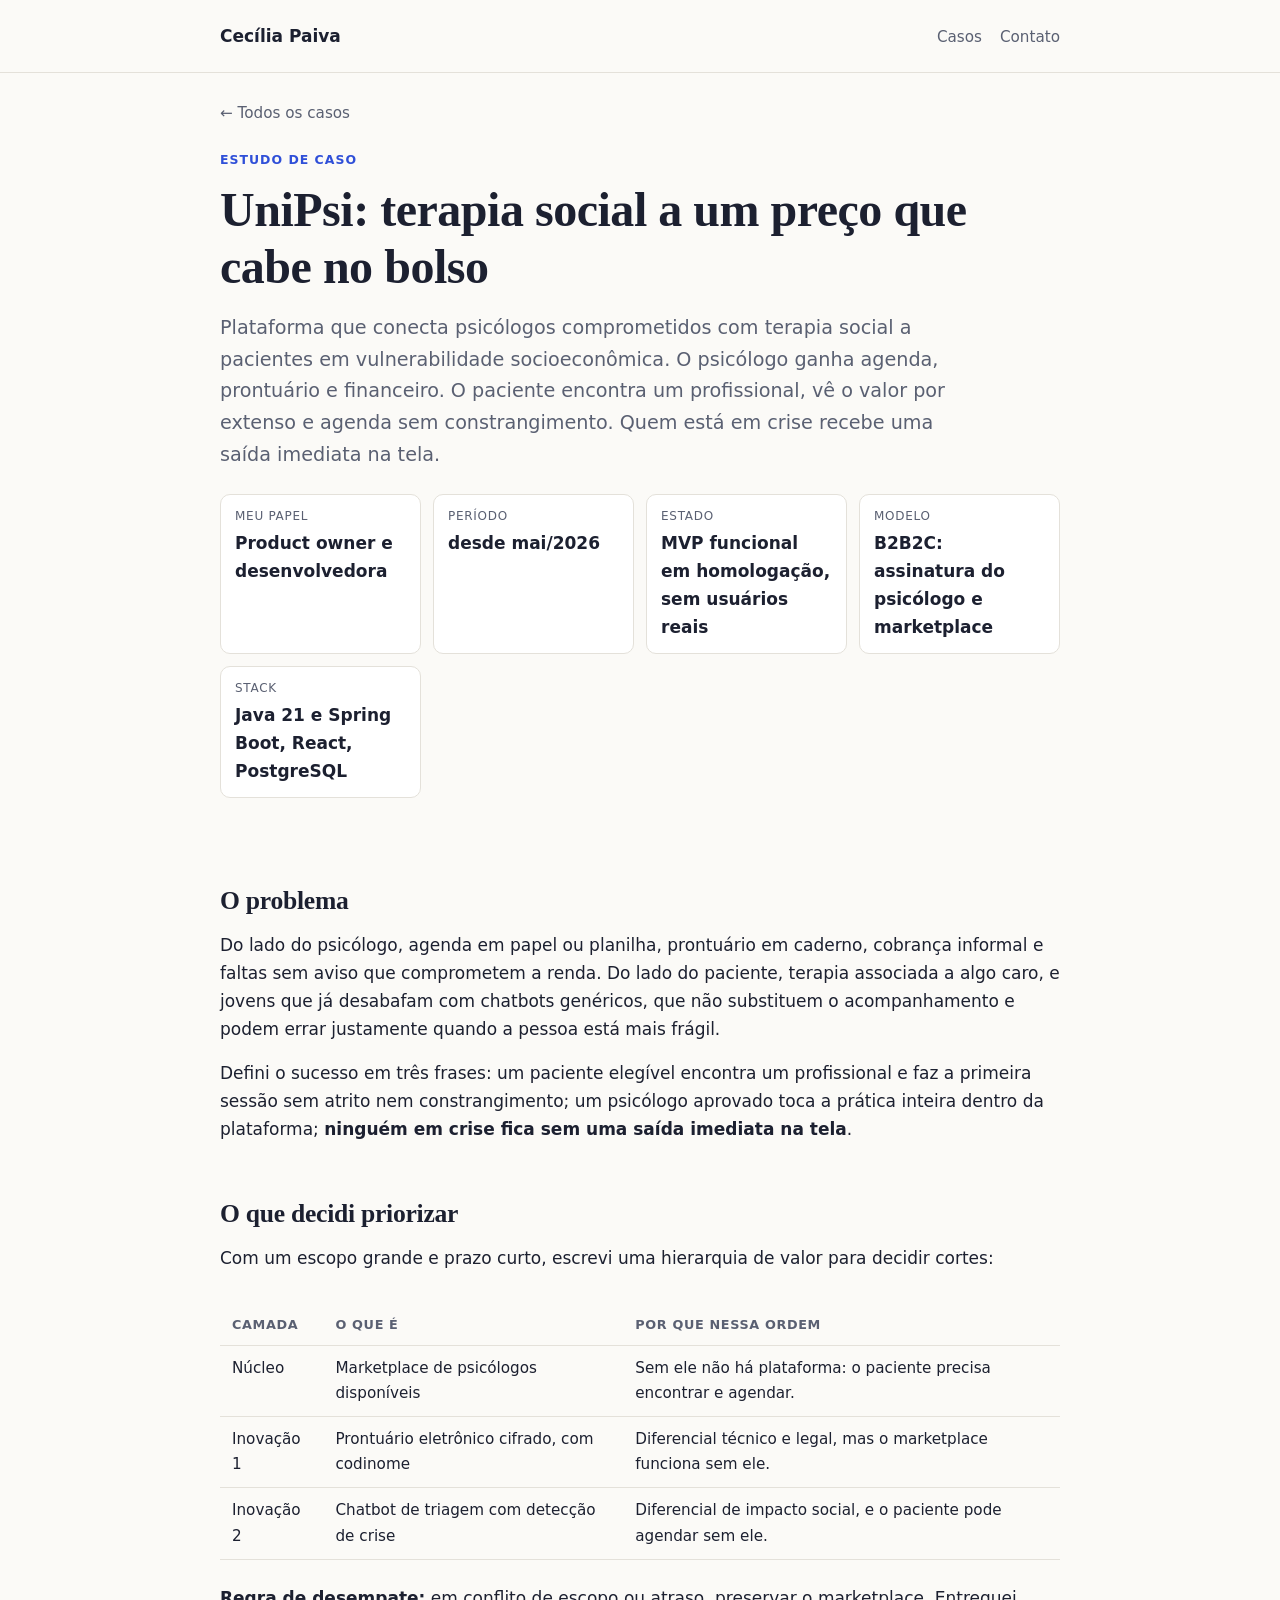
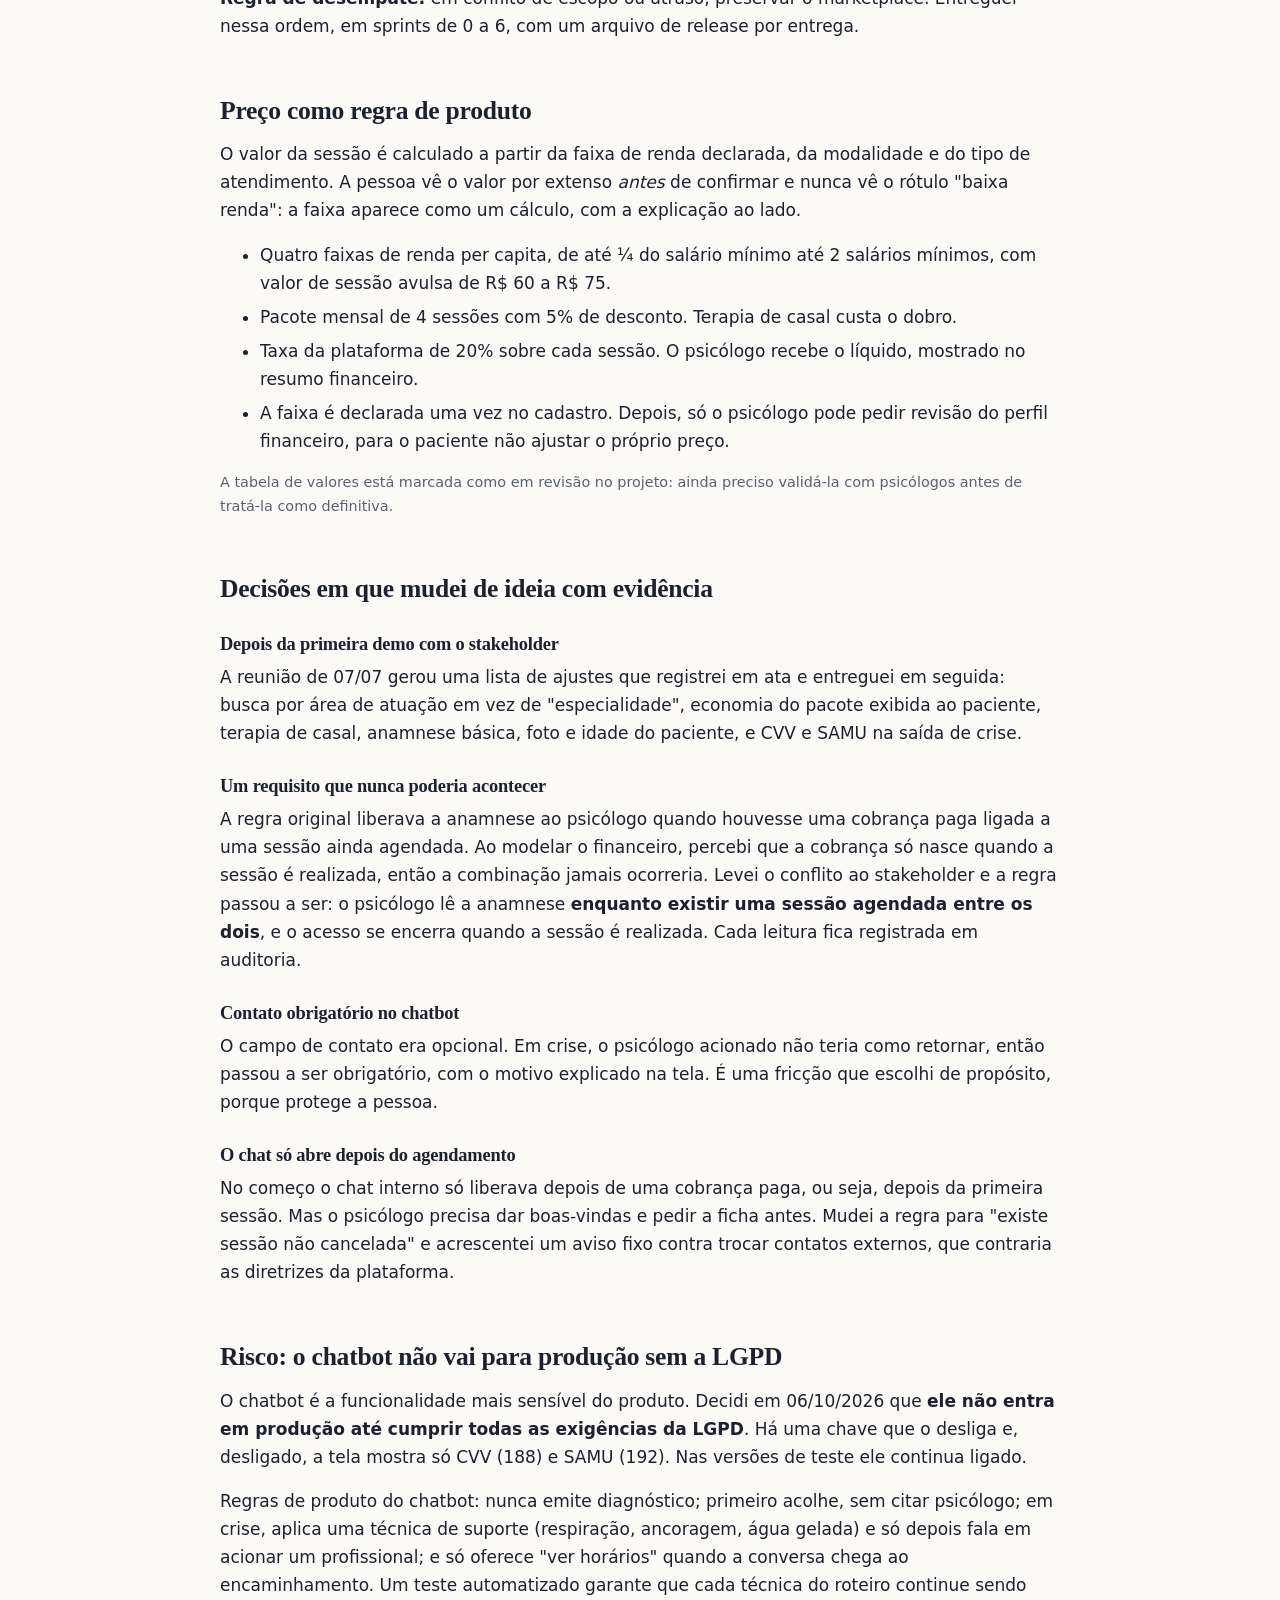
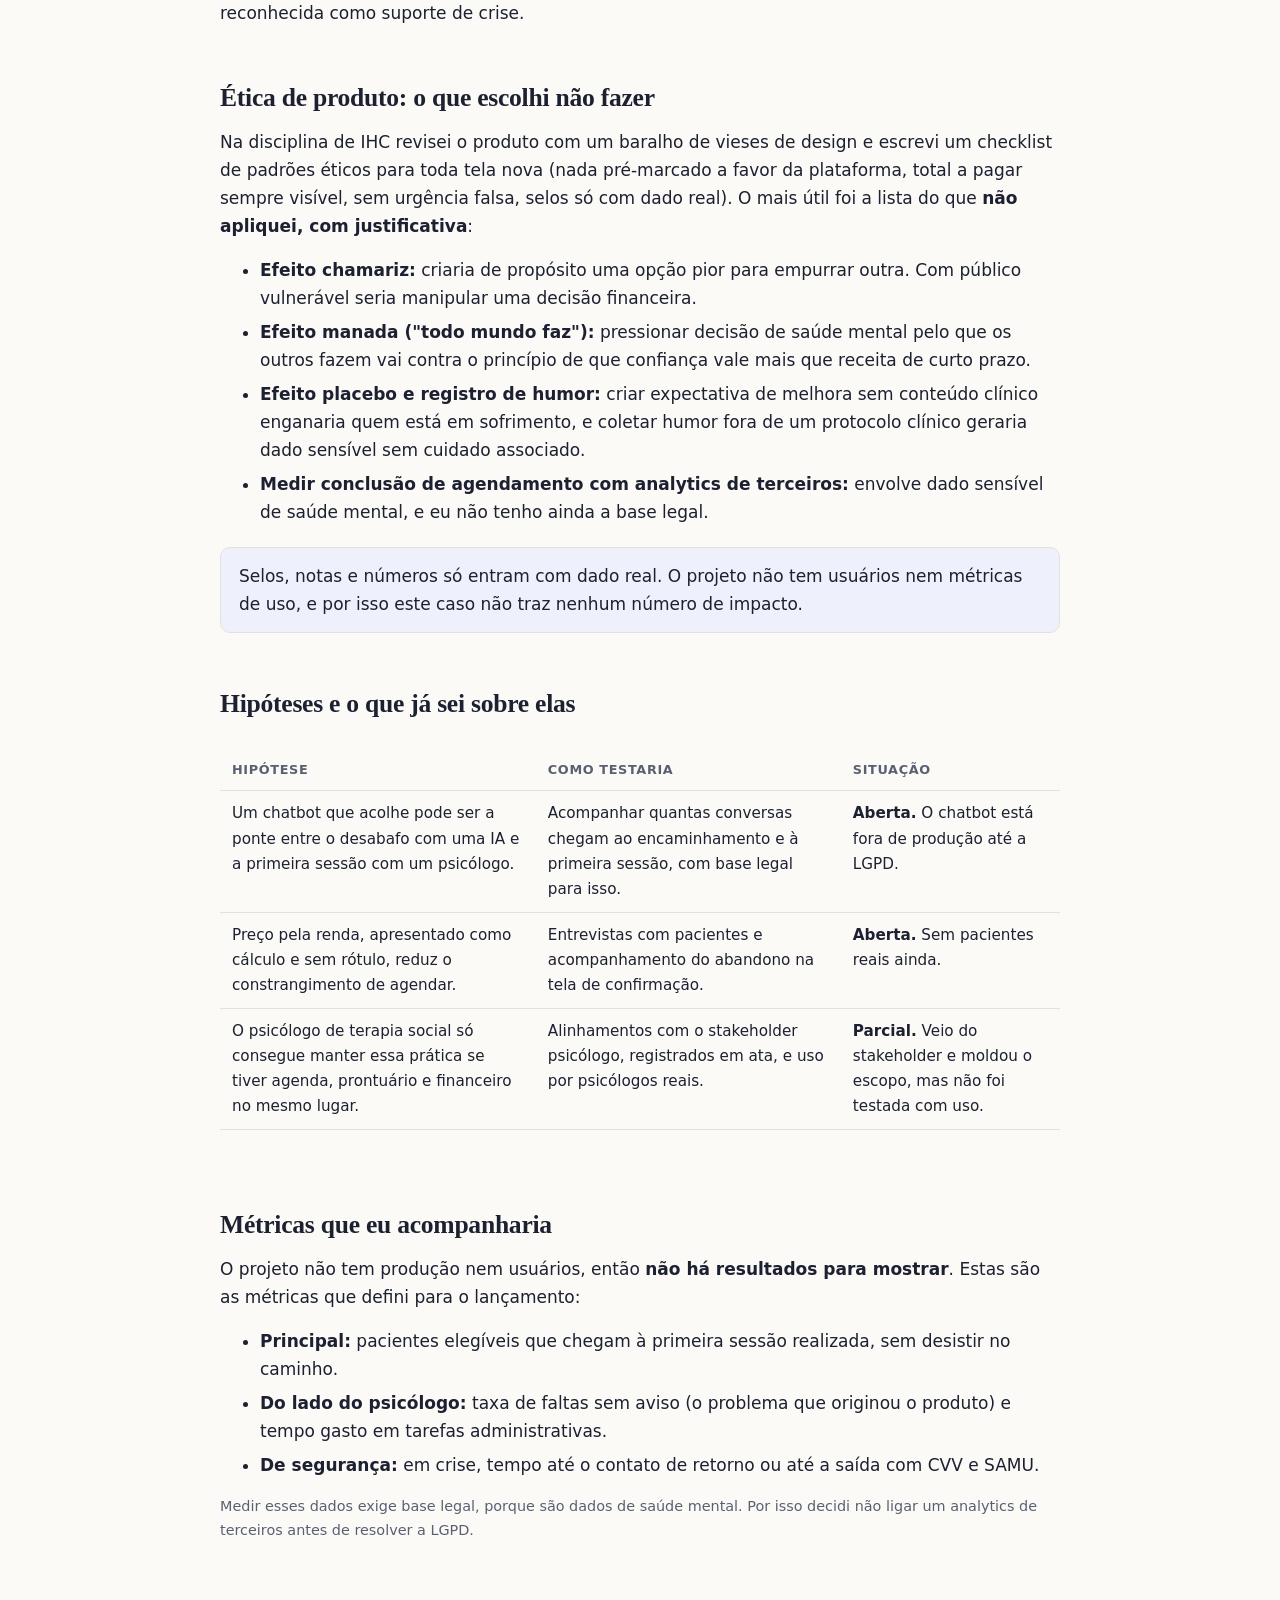
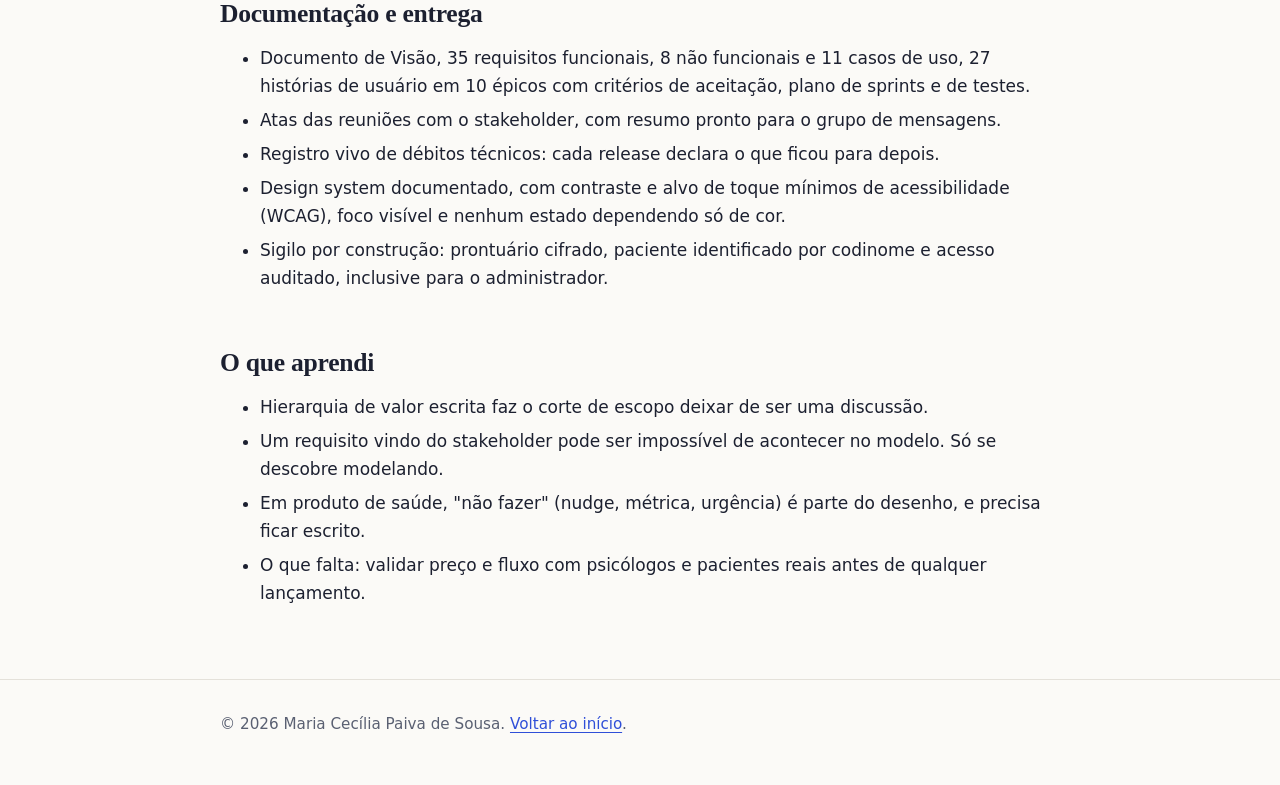
<file: unipsi.html>
<!doctype html>
<html lang="pt-BR">
<head>
<meta charset="utf-8">
<meta name="viewport" content="width=device-width, initial-scale=1">
<title>UniPsi · Cecília Paiva</title>
<meta name="description" content="Estudo de caso: marketplace de terapia social com preço pela renda, prontuário sigiloso e chatbot de triagem. Priorização, decisões de risco e ética de produto.">
<link rel="stylesheet" href="style.css">
</head>
<body>
<header class="top"><div class="wrap">
  <a class="brand" href="./">Cecília Paiva</a>
  <nav aria-label="Principal"><a href="./#casos">Casos</a><a href="./#contato">Contato</a></nav>
</div></header>

<main class="wrap">
<a class="back" href="./">← Todos os casos</a>
<section class="hero" style="padding-top:24px">
  <p class="eyebrow">Estudo de caso</p>
  <h1>UniPsi: terapia social a um preço que cabe no bolso</h1>
  <p class="lead">Plataforma que conecta psicólogos comprometidos com terapia social a pacientes em vulnerabilidade socioeconômica. O psicólogo ganha agenda, prontuário e financeiro. O paciente encontra um profissional, vê o valor por extenso e agenda sem constrangimento. Quem está em crise recebe uma saída imediata na tela.</p>
  <dl class="meta">
    <div><dt>Meu papel</dt><dd>Product owner e desenvolvedora</dd></div>
    <div><dt>Período</dt><dd>desde mai/2026</dd></div>
    <div><dt>Estado</dt><dd>MVP funcional em homologação, sem usuários reais</dd></div>
    <div><dt>Modelo</dt><dd>B2B2C: assinatura do psicólogo e marketplace</dd></div>
    <div><dt>Stack</dt><dd>Java 21 e Spring Boot, React, PostgreSQL</dd></div>
  </dl>
</section>

<h2>O problema</h2>
<p>Do lado do psicólogo, agenda em papel ou planilha, prontuário em caderno, cobrança informal e faltas sem aviso que comprometem a renda. Do lado do paciente, terapia associada a algo caro, e jovens que já desabafam com chatbots genéricos, que não substituem o acompanhamento e podem errar justamente quando a pessoa está mais frágil.</p>
<p>Defini o sucesso em três frases: um paciente elegível encontra um profissional e faz a primeira sessão sem atrito nem constrangimento; um psicólogo aprovado toca a prática inteira dentro da plataforma; <strong>ninguém em crise fica sem uma saída imediata na tela</strong>.</p>

<h2>O que decidi priorizar</h2>
<p>Com um escopo grande e prazo curto, escrevi uma hierarquia de valor para decidir cortes:</p>
<div class="tablewrap"><table>
  <thead><tr><th>Camada</th><th>O que é</th><th>Por que nessa ordem</th></tr></thead>
  <tbody>
    <tr><td>Núcleo</td><td>Marketplace de psicólogos disponíveis</td><td>Sem ele não há plataforma: o paciente precisa encontrar e agendar.</td></tr>
    <tr><td>Inovação 1</td><td>Prontuário eletrônico cifrado, com codinome</td><td>Diferencial técnico e legal, mas o marketplace funciona sem ele.</td></tr>
    <tr><td>Inovação 2</td><td>Chatbot de triagem com detecção de crise</td><td>Diferencial de impacto social, e o paciente pode agendar sem ele.</td></tr>
  </tbody>
</table></div>
<p><strong>Regra de desempate:</strong> em conflito de escopo ou atraso, preservar o marketplace. Entreguei nessa ordem, em sprints de 0 a 6, com um arquivo de release por entrega.</p>

<h2>Preço como regra de produto</h2>
<p>O valor da sessão é calculado a partir da faixa de renda declarada, da modalidade e do tipo de atendimento. A pessoa vê o valor por extenso <em>antes</em> de confirmar e nunca vê o rótulo "baixa renda": a faixa aparece como um cálculo, com a explicação ao lado.</p>
<ul>
  <li>Quatro faixas de renda per capita, de até ¼ do salário mínimo até 2 salários mínimos, com valor de sessão avulsa de R$ 60 a R$ 75.</li>
  <li>Pacote mensal de 4 sessões com 5% de desconto. Terapia de casal custa o dobro.</li>
  <li>Taxa da plataforma de 20% sobre cada sessão. O psicólogo recebe o líquido, mostrado no resumo financeiro.</li>
  <li>A faixa é declarada uma vez no cadastro. Depois, só o psicólogo pode pedir revisão do perfil financeiro, para o paciente não ajustar o próprio preço.</li>
</ul>
<p class="note">A tabela de valores está marcada como em revisão no projeto: ainda preciso validá-la com psicólogos antes de tratá-la como definitiva.</p>

<h2>Decisões em que mudei de ideia com evidência</h2>
<h3>Depois da primeira demo com o stakeholder</h3>
<p>A reunião de 07/07 gerou uma lista de ajustes que registrei em ata e entreguei em seguida: busca por área de atuação em vez de "especialidade", economia do pacote exibida ao paciente, terapia de casal, anamnese básica, foto e idade do paciente, e CVV e SAMU na saída de crise.</p>
<h3>Um requisito que nunca poderia acontecer</h3>
<p>A regra original liberava a anamnese ao psicólogo quando houvesse uma cobrança paga ligada a uma sessão ainda agendada. Ao modelar o financeiro, percebi que a cobrança só nasce quando a sessão é realizada, então a combinação jamais ocorreria. Levei o conflito ao stakeholder e a regra passou a ser: o psicólogo lê a anamnese <strong>enquanto existir uma sessão agendada entre os dois</strong>, e o acesso se encerra quando a sessão é realizada. Cada leitura fica registrada em auditoria.</p>
<h3>Contato obrigatório no chatbot</h3>
<p>O campo de contato era opcional. Em crise, o psicólogo acionado não teria como retornar, então passou a ser obrigatório, com o motivo explicado na tela. É uma fricção que escolhi de propósito, porque protege a pessoa.</p>
<h3>O chat só abre depois do agendamento</h3>
<p>No começo o chat interno só liberava depois de uma cobrança paga, ou seja, depois da primeira sessão. Mas o psicólogo precisa dar boas-vindas e pedir a ficha antes. Mudei a regra para "existe sessão não cancelada" e acrescentei um aviso fixo contra trocar contatos externos, que contraria as diretrizes da plataforma.</p>

<h2>Risco: o chatbot não vai para produção sem a LGPD</h2>
<p>O chatbot é a funcionalidade mais sensível do produto. Decidi em 06/10/2026 que <strong>ele não entra em produção até cumprir todas as exigências da LGPD</strong>. Há uma chave que o desliga e, desligado, a tela mostra só CVV (188) e SAMU (192). Nas versões de teste ele continua ligado.</p>
<p>Regras de produto do chatbot: nunca emite diagnóstico; primeiro acolhe, sem citar psicólogo; em crise, aplica uma técnica de suporte (respiração, ancoragem, água gelada) e só depois fala em acionar um profissional; e só oferece "ver horários" quando a conversa chega ao encaminhamento. Um teste automatizado garante que cada técnica do roteiro continue sendo reconhecida como suporte de crise.</p>

<h2>Ética de produto: o que escolhi não fazer</h2>
<p>Na disciplina de IHC revisei o produto com um baralho de vieses de design e escrevi um checklist de padrões éticos para toda tela nova (nada pré-marcado a favor da plataforma, total a pagar sempre visível, sem urgência falsa, selos só com dado real). O mais útil foi a lista do que <strong>não apliquei, com justificativa</strong>:</p>
<ul>
  <li><strong>Efeito chamariz:</strong> criaria de propósito uma opção pior para empurrar outra. Com público vulnerável seria manipular uma decisão financeira.</li>
  <li><strong>Efeito manada ("todo mundo faz"):</strong> pressionar decisão de saúde mental pelo que os outros fazem vai contra o princípio de que confiança vale mais que receita de curto prazo.</li>
  <li><strong>Efeito placebo e registro de humor:</strong> criar expectativa de melhora sem conteúdo clínico enganaria quem está em sofrimento, e coletar humor fora de um protocolo clínico geraria dado sensível sem cuidado associado.</li>
  <li><strong>Medir conclusão de agendamento com analytics de terceiros:</strong> envolve dado sensível de saúde mental, e eu não tenho ainda a base legal.</li>
</ul>
<div class="callout"><p>Selos, notas e números só entram com dado real. O projeto não tem usuários nem métricas de uso, e por isso este caso não traz nenhum número de impacto.</p></div>

<h2>Hipóteses e o que já sei sobre elas</h2>
<div class="tablewrap"><table>
  <thead><tr><th>Hipótese</th><th>Como testaria</th><th>Situação</th></tr></thead>
  <tbody>
    <tr><td>Um chatbot que acolhe pode ser a ponte entre o desabafo com uma IA e a primeira sessão com um psicólogo.</td><td>Acompanhar quantas conversas chegam ao encaminhamento e à primeira sessão, com base legal para isso.</td><td><strong>Aberta.</strong> O chatbot está fora de produção até a LGPD.</td></tr>
    <tr><td>Preço pela renda, apresentado como cálculo e sem rótulo, reduz o constrangimento de agendar.</td><td>Entrevistas com pacientes e acompanhamento do abandono na tela de confirmação.</td><td><strong>Aberta.</strong> Sem pacientes reais ainda.</td></tr>
    <tr><td>O psicólogo de terapia social só consegue manter essa prática se tiver agenda, prontuário e financeiro no mesmo lugar.</td><td>Alinhamentos com o stakeholder psicólogo, registrados em ata, e uso por psicólogos reais.</td><td><strong>Parcial.</strong> Veio do stakeholder e moldou o escopo, mas não foi testada com uso.</td></tr>
  </tbody>
</table></div>

<h2>Métricas que eu acompanharia</h2>
<p>O projeto não tem produção nem usuários, então <strong>não há resultados para mostrar</strong>. Estas são as métricas que defini para o lançamento:</p>
<ul>
  <li><strong>Principal:</strong> pacientes elegíveis que chegam à primeira sessão realizada, sem desistir no caminho.</li>
  <li><strong>Do lado do psicólogo:</strong> taxa de faltas sem aviso (o problema que originou o produto) e tempo gasto em tarefas administrativas.</li>
  <li><strong>De segurança:</strong> em crise, tempo até o contato de retorno ou até a saída com CVV e SAMU.</li>
</ul>
<p class="note">Medir esses dados exige base legal, porque são dados de saúde mental. Por isso decidi não ligar um analytics de terceiros antes de resolver a LGPD.</p>

<h2>Documentação e entrega</h2>
<ul>
  <li>Documento de Visão, 35 requisitos funcionais, 8 não funcionais e 11 casos de uso, 27 histórias de usuário em 10 épicos com critérios de aceitação, plano de sprints e de testes.</li>
  <li>Atas das reuniões com o stakeholder, com resumo pronto para o grupo de mensagens.</li>
  <li>Registro vivo de débitos técnicos: cada release declara o que ficou para depois.</li>
  <li>Design system documentado, com contraste e alvo de toque mínimos de acessibilidade (WCAG), foco visível e nenhum estado dependendo só de cor.</li>
  <li>Sigilo por construção: prontuário cifrado, paciente identificado por codinome e acesso auditado, inclusive para o administrador.</li>
</ul>

<h2>O que aprendi</h2>
<ul>
  <li>Hierarquia de valor escrita faz o corte de escopo deixar de ser uma discussão.</li>
  <li>Um requisito vindo do stakeholder pode ser impossível de acontecer no modelo. Só se descobre modelando.</li>
  <li>Em produto de saúde, "não fazer" (nudge, métrica, urgência) é parte do desenho, e precisa ficar escrito.</li>
  <li>O que falta: validar preço e fluxo com psicólogos e pacientes reais antes de qualquer lançamento.</li>
</ul>
</main>

<footer><div class="wrap">© 2026 Maria Cecília Paiva de Sousa. <a href="./">Voltar ao início</a>.</div></footer>
</body>
</html>
</file>
<file: style.css>
:root {
  --bg: #fbfaf7;
  --surface: #ffffff;
  --ink: #1c2030;
  --muted: #5a6072;
  --line: #e4e1da;
  --accent: #2f4fd8;
  --accent-ink: #ffffff;
  --soft: #eef1fc;
  --radius: 14px;
}
@media (prefers-color-scheme: dark) {
  :root {
    --bg: #12141c;
    --surface: #1a1d28;
    --ink: #eceef5;
    --muted: #a3a9bd;
    --line: #2b2f3e;
    --accent: #8ea2ff;
    --accent-ink: #12141c;
    --soft: #1e2336;
  }
}
* { box-sizing: border-box; }
html { scroll-behavior: smooth; }
body {
  margin: 0;
  background: var(--bg);
  color: var(--ink);
  font: 17px/1.65 system-ui, -apple-system, "Segoe UI", Roboto, sans-serif;
}
.wrap { max-width: 880px; margin: 0 auto; padding: 0 20px; }
a { color: var(--accent); text-underline-offset: 3px; }
a:focus-visible, .btn:focus-visible { outline: 3px solid var(--accent); outline-offset: 3px; border-radius: 6px; }
h1, h2, h3 { font-family: ui-serif, Georgia, "Times New Roman", serif; line-height: 1.2; letter-spacing: -0.01em; }
h1 { font-size: clamp(2rem, 5vw, 3rem); margin: 0 0 16px; }
h2 { font-size: 1.6rem; margin: 56px 0 14px; }
h3 { font-size: 1.15rem; margin: 28px 0 8px; }
p, ul, ol { margin: 0 0 16px; }
li { margin-bottom: 6px; }

header.top { padding: 22px 0; border-bottom: 1px solid var(--line); }
header.top .wrap { display: flex; justify-content: space-between; align-items: center; gap: 12px; flex-wrap: wrap; }
header.top a.brand { font-weight: 700; text-decoration: none; color: var(--ink); }
nav a { margin-left: 18px; color: var(--muted); text-decoration: none; font-size: 0.95rem; }
nav a:hover { color: var(--ink); }

.hero { padding: 64px 0 24px; }
.hero .lead { font-size: 1.2rem; color: var(--muted); max-width: 40em; }
.eyebrow { text-transform: uppercase; letter-spacing: 0.08em; font-size: 0.78rem; color: var(--accent); font-weight: 700; margin-bottom: 10px; }
.cta { display: flex; gap: 12px; flex-wrap: wrap; margin-top: 24px; }
.btn { display: inline-block; padding: 11px 20px; border-radius: 999px; text-decoration: none; font-weight: 600; background: var(--accent); color: var(--accent-ink); }
.btn.ghost { background: transparent; color: var(--ink); border: 1px solid var(--line); }

.cards { display: grid; gap: 18px; }
.card { background: var(--surface); border: 1px solid var(--line); border-radius: var(--radius); padding: 24px; }
.card h3 { margin-top: 0; font-size: 1.4rem; }
.card .tag { color: var(--muted); font-size: 0.9rem; margin-bottom: 8px; }
.card a.more { font-weight: 600; }
.principles { display: grid; gap: 14px; grid-template-columns: repeat(auto-fit, minmax(300px, 1fr)); }
.principles div { background: var(--soft); border-radius: var(--radius); padding: 18px; }
.principles strong { display: block; margin-bottom: 6px; }
.small-list { padding-left: 18px; }

.meta { display: grid; grid-template-columns: repeat(auto-fit, minmax(180px, 1fr)); gap: 12px; margin: 24px 0 8px; }
.meta div { background: var(--surface); border: 1px solid var(--line); border-radius: 10px; padding: 12px 14px; }
.meta dt { font-size: 0.75rem; text-transform: uppercase; letter-spacing: 0.06em; color: var(--muted); }
.meta dd { margin: 2px 0 0; font-weight: 600; }
dl { margin: 0; }

.callout { background: var(--soft); border: 1px solid var(--line); border-radius: 10px; padding: 14px 18px; margin: 20px 0; }
.callout p:last-child { margin-bottom: 0; }
.note { color: var(--muted); font-size: 0.9rem; }

table { width: 100%; border-collapse: collapse; margin: 16px 0 24px; font-size: 0.95rem; }
th, td { text-align: left; padding: 10px 12px; border-bottom: 1px solid var(--line); vertical-align: top; }
th { color: var(--muted); font-weight: 600; font-size: 0.8rem; text-transform: uppercase; letter-spacing: 0.05em; }
.tablewrap { overflow-x: auto; }

figure { margin: 24px 0; }
figure img { max-width: 100%; height: auto; border: 1px solid var(--line); border-radius: 10px; background: var(--surface); }
figcaption { color: var(--muted); font-size: 0.88rem; margin-top: 8px; }
.shots { display: grid; gap: 14px; grid-template-columns: repeat(auto-fit, minmax(160px, 1fr)); align-items: start; }
.shots figure { margin: 0; }

footer { border-top: 1px solid var(--line); margin-top: 72px; padding: 32px 0 48px; color: var(--muted); font-size: 0.95rem; }
.back { display: inline-block; margin: 28px 0 0; color: var(--muted); text-decoration: none; font-size: 0.95rem; }
.timeline { list-style: none; padding: 0; }
.timeline li { padding: 0 0 18px 20px; margin: 0; position: relative; }
.timeline li::after { content: ""; position: absolute; left: 4px; top: 12px; bottom: 0; width: 2px; background: var(--line); }
.timeline li::before { content: ""; position: absolute; left: 0; top: 8px; width: 10px; height: 10px; border-radius: 50%; background: var(--accent); z-index: 1; }
.timeline small { color: var(--muted); display: block; }
@media (max-width: 560px) { nav a { margin-left: 12px; } .hero { padding-top: 40px; } }
.timeline.tl li > strong { display: block; }
</file>
